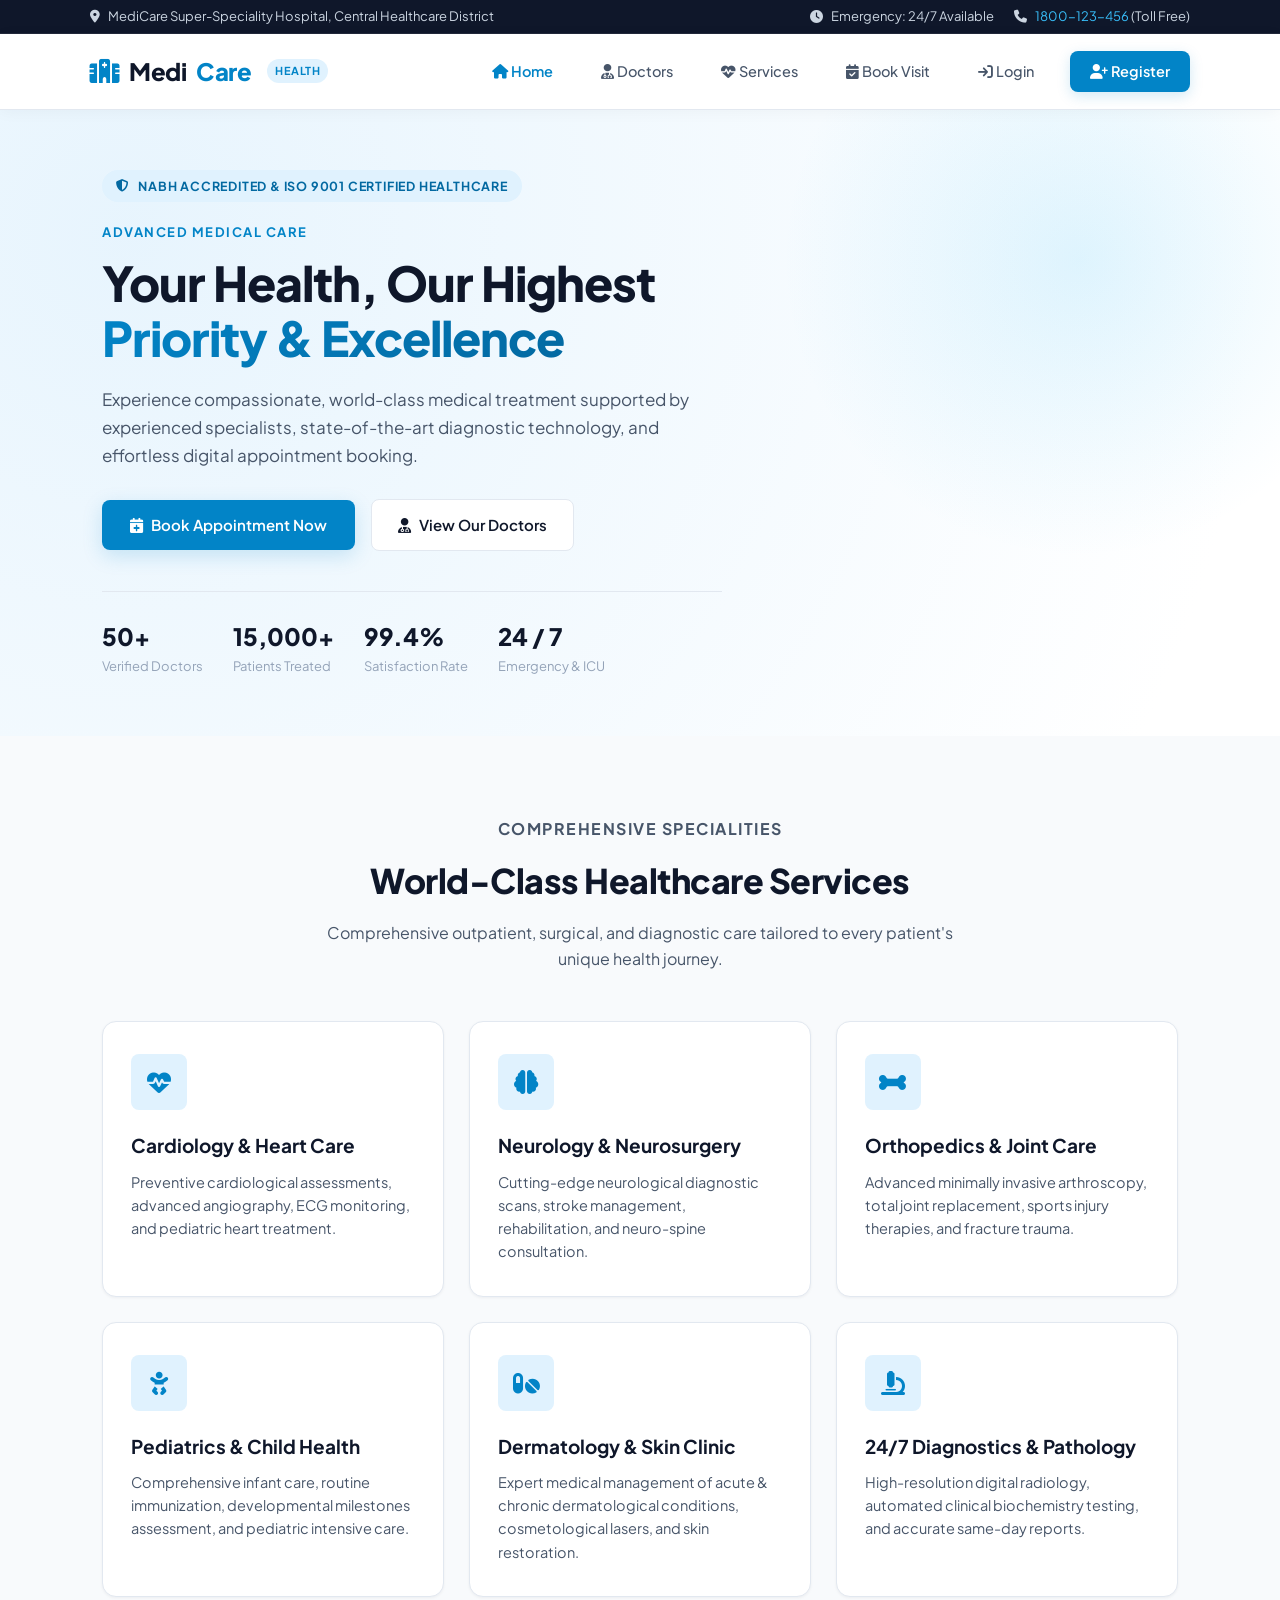
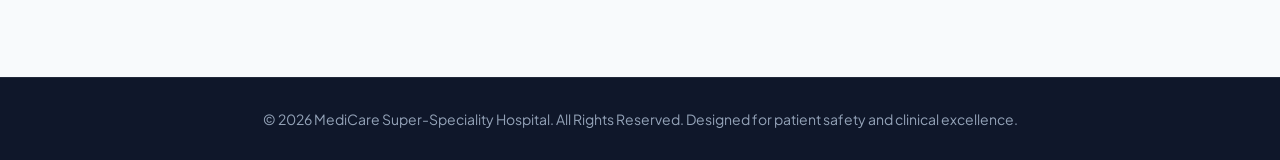
<file: frontend/index.html>
<!DOCTYPE html>
<html lang="en">

<head>
    <meta charset="UTF-8">
    <meta name="viewport" content="width=device-width, initial-scale=1.0">
    <title>MediCare - Professional Hospital Management & Healthcare Portal</title>
    <link rel="stylesheet" href="css/style.css">
    <link rel="stylesheet" href="https://cdnjs.cloudflare.com/ajax/libs/font-awesome/6.4.0/css/all.min.css">
</head>

<body>

    <!-- Top Emergency Bar -->
    <div class="top-bar">
        <div>
            <i class="fa-solid fa-location-dot" style="margin-right: 6px;"></i> MediCare Super-Speciality Hospital, Central Healthcare District
        </div>
        <div style="display: flex; gap: 20px;">
            <span><i class="fa-solid fa-clock" style="margin-right: 6px;"></i> Emergency: 24/7 Available</span>
            <span><i class="fa-solid fa-phone" style="margin-right: 6px;"></i> <a href="tel:1800123456">1800-123-456</a> (Toll Free)</span>
        </div>
    </div>

    <!-- Navigation Bar -->
    <nav class="navbar">
        <a href="index.html" class="logo">
            <i class="fa-solid fa-hospital" style="color: var(--primary);"></i>
            Medi<span>Care</span>
            <span class="logo-badge">HEALTH</span>
        </a>

        <div class="nav-links">
            <a href="index.html" class="active"><i class="fa-solid fa-house"></i> Home</a>
            <a href="doctors.html"><i class="fa-solid fa-user-doctor"></i> Doctors</a>
            <a href="#services"><i class="fa-solid fa-heart-pulse"></i> Services</a>
            <a href="appointment.html"><i class="fa-solid fa-calendar-check"></i> Book Visit</a>
            <a href="login.html"><i class="fa-solid fa-arrow-right-to-bracket"></i> Login</a>
            <a href="register.html" class="register-btn"><i class="fa-solid fa-user-plus"></i> Register</a>
        </div>
    </nav>

    <!-- Hero Section -->
    <section class="hero">
        <div class="hero-content">
            <div class="hero-pill">
                <i class="fa-solid fa-shield-halved"></i> NABH Accredited & ISO 9001 Certified Healthcare
            </div>

            <p class="welcome-text">ADVANCED MEDICAL CARE</p>

            <h1>Your Health, Our Highest <span>Priority & Excellence</span></h1>

            <p>
                Experience compassionate, world-class medical treatment supported by experienced specialists, state-of-the-art diagnostic technology, and effortless digital appointment booking.
            </p>

            <div class="hero-buttons">
                <a href="appointment.html" class="primary-btn">
                    <i class="fa-solid fa-calendar-plus"></i> Book Appointment Now
                </a>
                <a href="doctors.html" class="secondary-btn">
                    <i class="fa-solid fa-user-doctor"></i> View Our Doctors
                </a>
            </div>

            <div class="hero-stats-banner">
                <div class="stat-item">
                    <h3>50+</h3>
                    <p>Verified Doctors</p>
                </div>
                <div class="stat-item">
                    <h3>15,000+</h3>
                    <p>Patients Treated</p>
                </div>
                <div class="stat-item">
                    <h3>99.4%</h3>
                    <p>Satisfaction Rate</p>
                </div>
                <div class="stat-item">
                    <h3>24 / 7</h3>
                    <p>Emergency & ICU</p>
                </div>
            </div>
        </div>
    </section>

    <!-- Services Section -->
    <section class="services-section" id="services">
        <div class="section-title">
            <p class="welcome-text">COMPREHENSIVE SPECIALITIES</p>
            <h2>World-Class Healthcare Services</h2>
            <p>Comprehensive outpatient, surgical, and diagnostic care tailored to every patient's unique health journey.</p>
        </div>

        <div class="services-grid">
            <div class="service-card">
                <div class="service-icon"><i class="fa-solid fa-heart-pulse"></i></div>
                <h3>Cardiology & Heart Care</h3>
                <p>Preventive cardiological assessments, advanced angiography, ECG monitoring, and pediatric heart treatment.</p>
            </div>

            <div class="service-card">
                <div class="service-icon"><i class="fa-solid fa-brain"></i></div>
                <h3>Neurology & Neurosurgery</h3>
                <p>Cutting-edge neurological diagnostic scans, stroke management, rehabilitation, and neuro-spine consultation.</p>
            </div>

            <div class="service-card">
                <div class="service-icon"><i class="fa-solid fa-bone"></i></div>
                <h3>Orthopedics & Joint Care</h3>
                <p>Advanced minimally invasive arthroscopy, total joint replacement, sports injury therapies, and fracture trauma.</p>
            </div>

            <div class="service-card">
                <div class="service-icon"><i class="fa-solid fa-baby"></i></div>
                <h3>Pediatrics & Child Health</h3>
                <p>Comprehensive infant care, routine immunization, developmental milestones assessment, and pediatric intensive care.</p>
            </div>

            <div class="service-card">
                <div class="service-icon"><i class="fa-solid fa-pills"></i></div>
                <h3>Dermatology & Skin Clinic</h3>
                <p>Expert medical management of acute & chronic dermatological conditions, cosmetological lasers, and skin restoration.</p>
            </div>

            <div class="service-card">
                <div class="service-icon"><i class="fa-solid fa-microscope"></i></div>
                <h3>24/7 Diagnostics & Pathology</h3>
                <p>High-resolution digital radiology, automated clinical biochemistry testing, and accurate same-day reports.</p>
            </div>
        </div>
    </section>

    <!-- Footer -->
    <footer>
        <p>© 2026 MediCare Super-Speciality Hospital. All Rights Reserved. Designed for patient safety and clinical excellence.</p>
    </footer>

    <script src="js/script.js"></script>
</body>

</html>
</file>
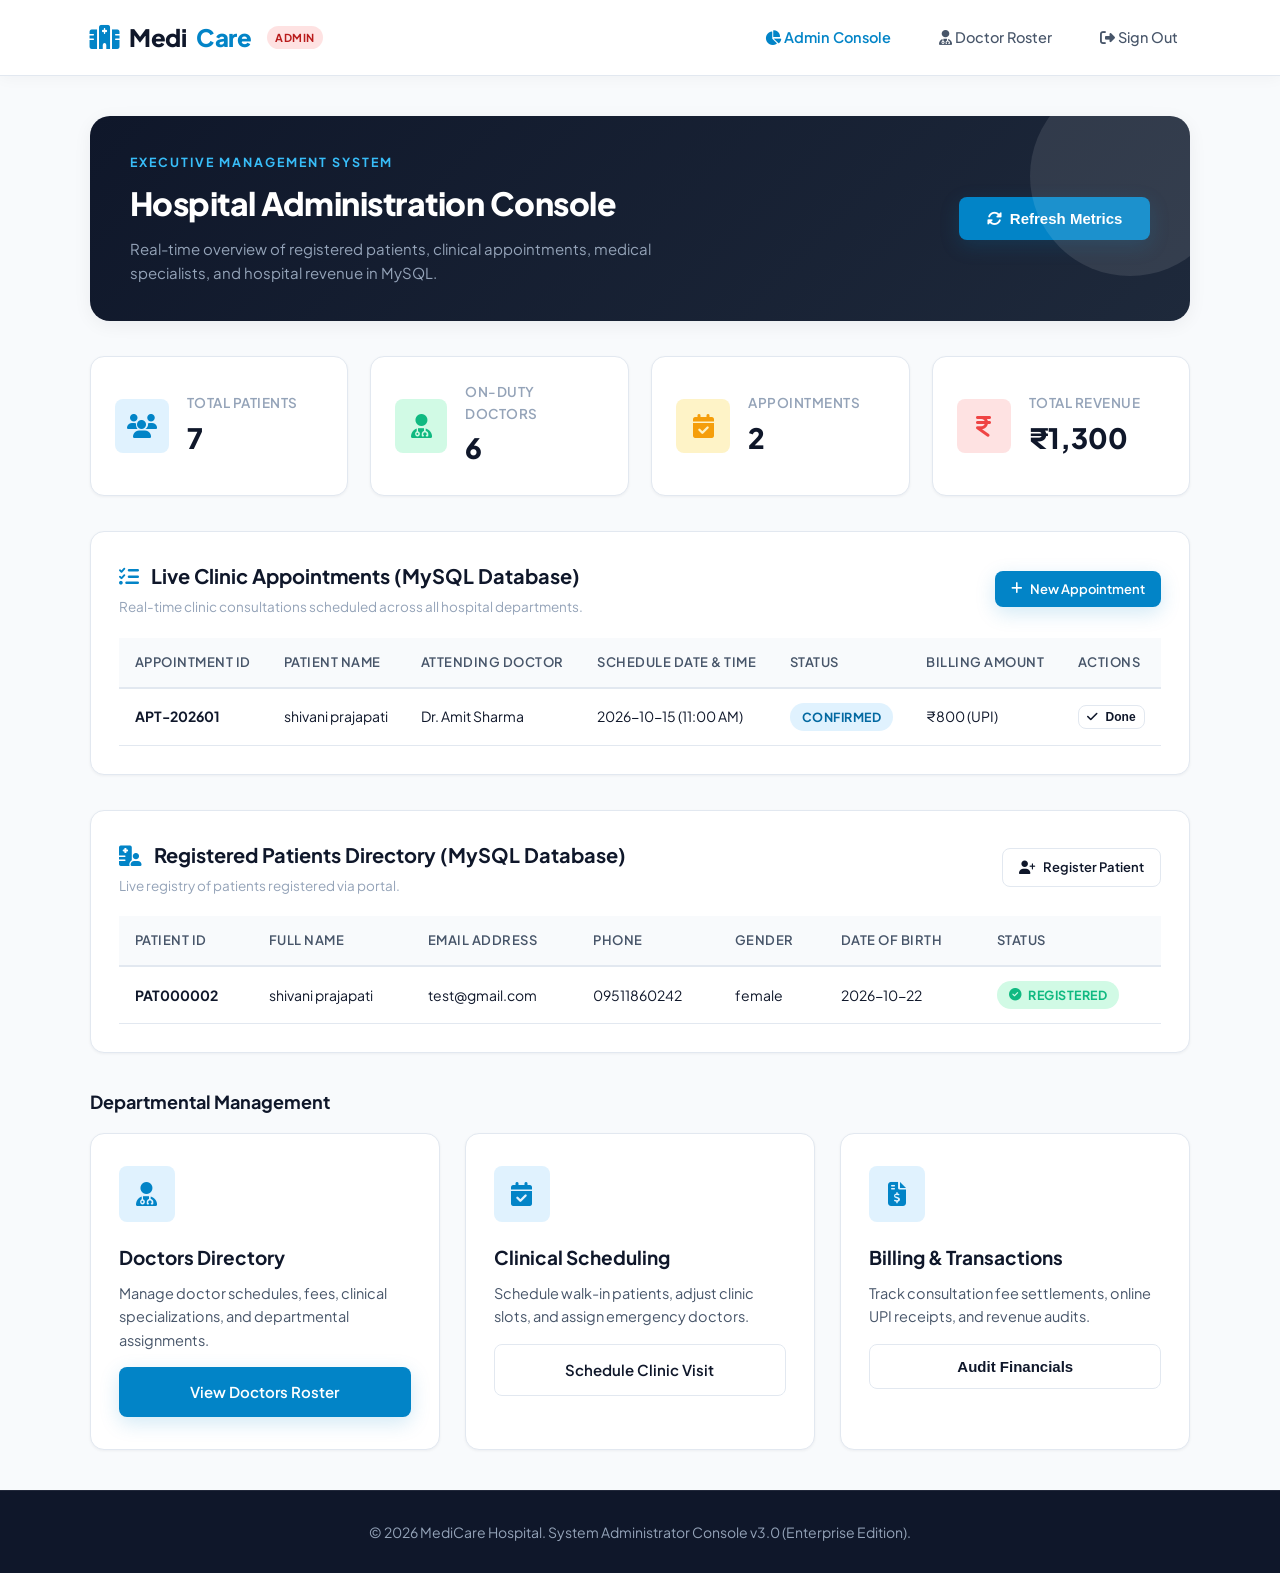
<file: frontend/admin-dashboard.html>
<!DOCTYPE html>
<html lang="en">

<head>
    <meta charset="UTF-8">
    <meta name="viewport" content="width=device-width, initial-scale=1.0">
    <title>Administrator Console - MediCare Hospital Management</title>
    <link rel="stylesheet" href="css/style.css">
    <link rel="stylesheet" href="https://cdnjs.cloudflare.com/ajax/libs/font-awesome/6.4.0/css/all.min.css">
</head>

<body>

    <nav class="navbar">
        <a href="index.html" class="logo">
            <i class="fa-solid fa-hospital" style="color: var(--primary);"></i>
            Medi<span>Care</span>
            <span class="logo-badge" style="background:#fee2e2; color:#b91c1c;">ADMIN</span>
        </a>

        <div class="nav-links">
            <a href="admin-dashboard.html" class="active"><i class="fa-solid fa-chart-pie"></i> Admin Console</a>
            <a href="doctors.html"><i class="fa-solid fa-user-doctor"></i> Doctor Roster</a>
            <a href="login.html"><i class="fa-solid fa-right-from-bracket"></i> Sign Out</a>
        </div>
    </nav>

    <section class="dashboard">
        <div class="dashboard-header" style="background: linear-gradient(135deg, #0f172a 0%, #1e293b 100%);">
            <div>
                <p class="welcome-text" style="color: #38bdf8;">EXECUTIVE MANAGEMENT SYSTEM</p>
                <h1>Hospital Administration Console</h1>
                <p style="color: #94a3b8;">Real-time overview of registered patients, clinical appointments, medical specialists, and hospital revenue in MySQL.</p>
            </div>
            <div>
                <button class="primary-btn" onclick="location.reload()" style="background:#0284c7;">
                    <i class="fa-solid fa-rotate"></i> Refresh Metrics
                </button>
            </div>
        </div>

        <!-- Live Metrics Cards -->
        <div class="dashboard-container">
            <div class="stat-card">
                <div class="stat-icon blue"><i class="fa-solid fa-users"></i></div>
                <div class="stat-info">
                    <p>Total Patients</p>
                    <h2>7</h2>
                </div>
            </div>

            <div class="stat-card">
                <div class="stat-icon green"><i class="fa-solid fa-user-doctor"></i></div>
                <div class="stat-info">
                    <p>On-Duty Doctors</p>
                    <h2>6</h2>
                </div>
            </div>

            <div class="stat-card">
                <div class="stat-icon orange"><i class="fa-solid fa-calendar-check"></i></div>
                <div class="stat-info">
                    <p>Appointments</p>
                    <h2>2</h2>
                </div>
            </div>

            <div class="stat-card">
                <div class="stat-icon red"><i class="fa-solid fa-indian-rupee-sign"></i></div>
                <div class="stat-info">
                    <p>Total Revenue</p>
                    <h2>₹1,300</h2>
                </div>
            </div>
        </div>

        <!-- Live Appointments Management Table -->
        <div class="dashboard-table-container">
            <div class="table-header">
                <div>
                    <h2><i class="fa-solid fa-list-check" style="color:var(--primary); margin-right:8px;"></i> Live Clinic Appointments (MySQL Database)</h2>
                    <p style="color: var(--text-muted); font-size: 13.5px; margin-top: 4px;">Real-time clinic consultations scheduled across all hospital departments.</p>
                </div>
                <div>
                    <a href="appointment.html" class="primary-btn" style="font-size: 13px; padding: 8px 16px;">
                        <i class="fa-solid fa-plus"></i> New Appointment
                    </a>
                </div>
            </div>

            <div style="overflow-x: auto;">
                <table id="appointmentsTable">
                    <thead>
                        <tr>
                            <th>Appointment ID</th>
                            <th>Patient Name</th>
                            <th>Attending Doctor</th>
                            <th>Schedule Date & Time</th>
                            <th>Status</th>
                            <th>Billing Amount</th>
                            <th>Actions</th>
                        </tr>
                    </thead>
                    <tbody>
                        <tr>
                            <td><strong>APT-202601</strong></td>
                            <td>shivani prajapati</td>
                            <td>Dr. Amit Sharma</td>
                            <td>2026-10-15 (11:00 AM)</td>
                            <td><span class="status confirmed">Confirmed</span></td>
                            <td>₹800 (UPI)</td>
                            <td>
                                <button class="secondary-btn" style="padding:4px 8px; font-size:12px;">
                                    <i class="fa-solid fa-check"></i> Done
                                </button>
                            </td>
                        </tr>
                    </tbody>
                </table>
            </div>
        </div>

        <!-- Live Patients Table from MySQL -->
        <div class="dashboard-table-container">
            <div class="table-header">
                <div>
                    <h2><i class="fa-solid fa-hospital-user" style="color:var(--primary); margin-right:8px;"></i> Registered Patients Directory (MySQL Database)</h2>
                    <p style="color: var(--text-muted); font-size: 13.5px; margin-top: 4px;">Live registry of patients registered via portal.</p>
                </div>
                <div>
                    <a href="register.html" class="secondary-btn" style="font-size: 13px; padding: 8px 16px;">
                        <i class="fa-solid fa-user-plus"></i> Register Patient
                    </a>
                </div>
            </div>

            <div style="overflow-x: auto;">
                <table id="patientsTable">
                    <thead>
                        <tr>
                            <th>Patient ID</th>
                            <th>Full Name</th>
                            <th>Email Address</th>
                            <th>Phone</th>
                            <th>Gender</th>
                            <th>Date of Birth</th>
                            <th>Status</th>
                        </tr>
                    </thead>
                    <tbody>
                        <tr>
                            <td><strong>PAT000002</strong></td>
                            <td>shivani prajapati</td>
                            <td>test@gmail.com</td>
                            <td>09511860242</td>
                            <td>female</td>
                            <td>2026-10-22</td>
                            <td><span class="status completed"><i class="fa-solid fa-circle-check"></i> Registered</span></td>
                        </tr>
                    </tbody>
                </table>
            </div>
        </div>

        <!-- Operations Navigation -->
        <h3 style="font-size: 18px; font-weight: 700; color: var(--secondary); margin-bottom: 16px;">
            Departmental Management
        </h3>
        <div class="services-grid">
            <div class="service-card">
                <div class="service-icon"><i class="fa-solid fa-user-doctor"></i></div>
                <h3>Doctors Directory</h3>
                <p>Manage doctor schedules, fees, clinical specializations, and departmental assignments.</p>
                <a href="doctors.html" class="primary-btn" style="margin-top: 15px; width: 100%; justify-content: center;">
                    View Doctors Roster
                </a>
            </div>

            <div class="service-card">
                <div class="service-icon"><i class="fa-solid fa-calendar-check"></i></div>
                <h3>Clinical Scheduling</h3>
                <p>Schedule walk-in patients, adjust clinic slots, and assign emergency doctors.</p>
                <a href="appointment.html" class="secondary-btn" style="margin-top: 15px; width: 100%; justify-content: center;">
                    Schedule Clinic Visit
                </a>
            </div>

            <div class="service-card">
                <div class="service-icon"><i class="fa-solid fa-file-invoice-dollar"></i></div>
                <h3>Billing & Transactions</h3>
                <p>Track consultation fee settlements, online UPI receipts, and revenue audits.</p>
                <button class="secondary-btn" style="margin-top: 15px; width: 100%; justify-content: center;" onclick="showToast('Financial transactions verified in MySQL', 'success')">
                    Audit Financials
                </button>
            </div>
        </div>
    </section>

    <footer>
        <p>© 2026 MediCare Hospital. System Administrator Console v3.0 (Enterprise Edition).</p>
    </footer>

    <script src="js/script.js"></script>
</body>

</html>
</file>
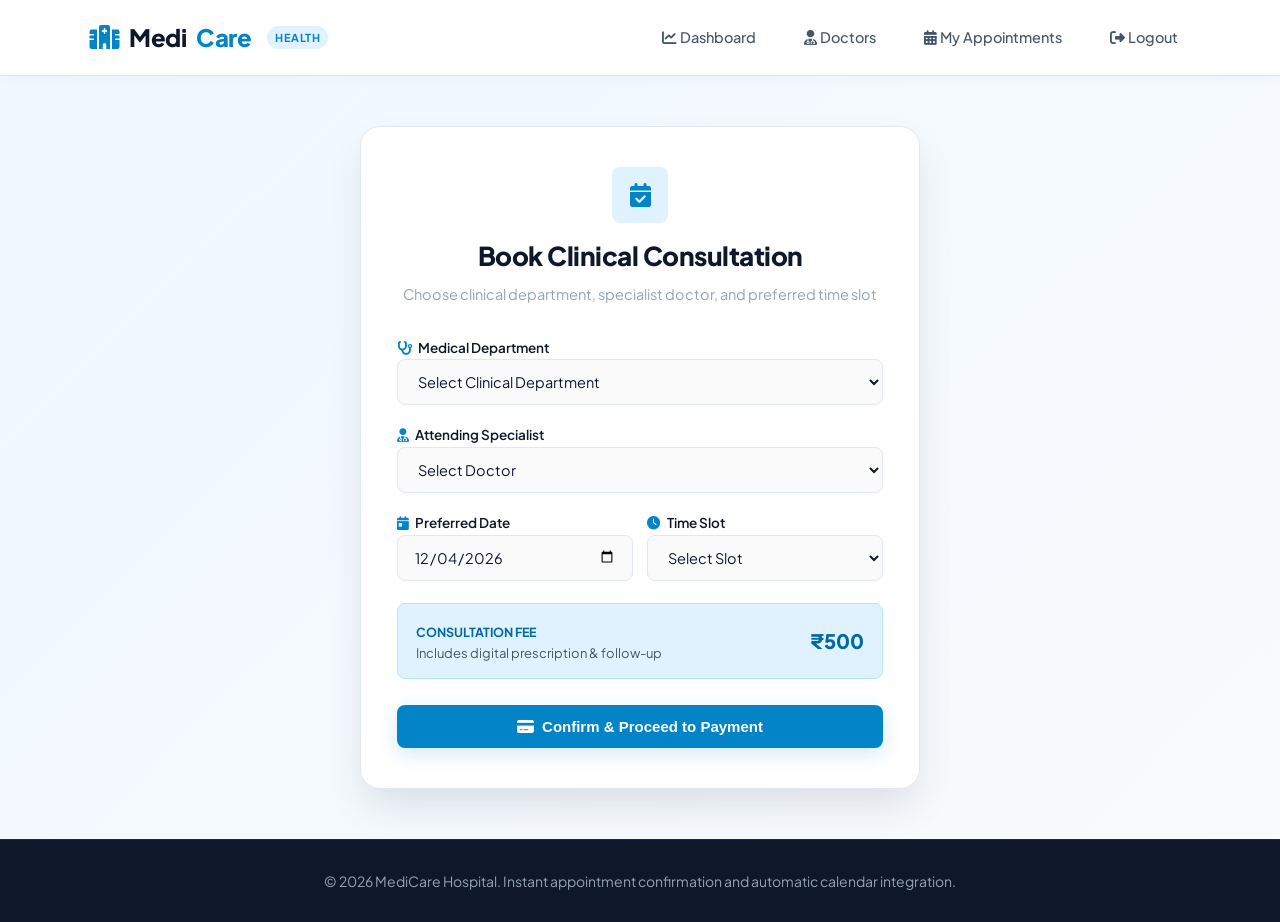
<file: frontend/appointment.html>
<!DOCTYPE html>
<html lang="en">

<head>
    <meta charset="UTF-8">
    <meta name="viewport" content="width=device-width, initial-scale=1.0">
    <title>Book Doctor Consultation - MediCare Hospital</title>
    <link rel="stylesheet" href="css/style.css">
    <link rel="stylesheet" href="https://cdnjs.cloudflare.com/ajax/libs/font-awesome/6.4.0/css/all.min.css">
</head>

<body>

    <nav class="navbar">
        <a href="index.html" class="logo">
            <i class="fa-solid fa-hospital" style="color: var(--primary);"></i>
            Medi<span>Care</span>
            <span class="logo-badge">HEALTH</span>
        </a>

        <div class="nav-links">
            <a href="patient-dashboard.html"><i class="fa-solid fa-chart-line"></i> Dashboard</a>
            <a href="doctors.html"><i class="fa-solid fa-user-doctor"></i> Doctors</a>
            <a href="my-appointments.html"><i class="fa-solid fa-calendar-days"></i> My Appointments</a>
            <a href="login.html"><i class="fa-solid fa-right-from-bracket"></i> Logout</a>
        </div>
    </nav>

    <section class="login-section">
        <div class="login-card" style="max-width: 560px;">
            <div style="text-align: center; margin-bottom: 12px;">
                <div class="service-icon" style="margin: 0 auto 12px auto;">
                    <i class="fa-solid fa-calendar-check"></i>
                </div>
            </div>

            <h1>Book Clinical Consultation</h1>
            <p class="login-subtitle">Choose clinical department, specialist doctor, and preferred time slot</p>

            <form id="appointmentForm">
                <div>
                    <label for="department"><i class="fa-solid fa-stethoscope" style="color:var(--primary); margin-right:4px;"></i> Medical Department</label>
                    <select id="department" required>
                        <option value="">Select Clinical Department</option>
                        <option value="cardiology">Cardiology (Heart Health)</option>
                        <option value="general">General Medicine & Internal Care</option>
                        <option value="orthopedic">Orthopedics & Joint Care</option>
                        <option value="dermatology">Dermatology & Skin Clinic</option>
                        <option value="neurology">Neurology & Brain Sciences</option>
                        <option value="pediatrics">Pediatrics & Child Health</option>
                    </select>
                </div>

                <div>
                    <label for="doctor"><i class="fa-solid fa-user-doctor" style="color:var(--primary); margin-right:4px;"></i> Attending Specialist</label>
                    <select id="doctor" required>
                        <option value="">Select Doctor</option>
                        <option value="Dr. Amit Sharma" data-fee="800" data-dept="Cardiology">Dr. Amit Sharma - Cardiologist (Fee: ₹800)</option>
                        <option value="Dr. Priya Mehta" data-fee="500" data-dept="General Medicine">Dr. Priya Mehta - General Physician (Fee: ₹500)</option>
                        <option value="Dr. Rahul Patil" data-fee="750" data-dept="Orthopedics">Dr. Rahul Patil - Orthopedic Surgeon (Fee: ₹750)</option>
                        <option value="Dr. Neha Shah" data-fee="600" data-dept="Dermatology">Dr. Neha Shah - Dermatologist (Fee: ₹600)</option>
                        <option value="Dr. Rajesh Verma" data-fee="900" data-dept="Neurology">Dr. Rajesh Verma - Neurologist (Fee: ₹900)</option>
                        <option value="Dr. Ananya Iyer" data-fee="550" data-dept="Pediatrics">Dr. Ananya Iyer - Pediatrician (Fee: ₹550)</option>
                    </select>
                </div>

                <div style="display: grid; grid-template-columns: 1fr 1fr; gap: 14px;">
                    <div>
                        <label for="appointmentDate"><i class="fa-solid fa-calendar-day" style="color:var(--primary); margin-right:4px;"></i> Preferred Date</label>
                        <input type="date" id="appointmentDate" required>
                    </div>

                    <div>
                        <label for="appointmentTime"><i class="fa-solid fa-clock" style="color:var(--primary); margin-right:4px;"></i> Time Slot</label>
                        <select id="appointmentTime" required>
                            <option value="">Select Slot</option>
                            <option value="09:30 AM">09:30 AM (Morning)</option>
                            <option value="10:30 AM">10:30 AM (Morning)</option>
                            <option value="11:30 AM">11:30 AM (Morning)</option>
                            <option value="02:30 PM">02:30 PM (Afternoon)</option>
                            <option value="04:30 PM">04:30 PM (Evening)</option>
                            <option value="06:00 PM">06:00 PM (Evening)</option>
                        </select>
                    </div>
                </div>

                <!-- Fee calculation summary banner -->
                <div style="background: var(--primary-light); padding: 14px 18px; border-radius: var(--radius-sm); border: 1px solid #bae6fd; display: flex; justify-content: space-between; align-items: center; margin-top: 6px;">
                    <div>
                        <span style="font-size: 12.5px; font-weight: 700; color: var(--primary-dark); text-transform: uppercase;">Consultation Fee</span>
                        <div style="font-size: 13px; color: var(--text-secondary);">Includes digital prescription & follow-up</div>
                    </div>
                    <div id="displayFee" style="font-size: 20px; font-weight: 800; color: var(--primary-dark);">
                        ₹500
                    </div>
                </div>

                <button type="submit" class="primary-btn" style="width: 100%; justify-content: center; margin-top: 10px;">
                    <i class="fa-solid fa-credit-card"></i> Confirm & Proceed to Payment
                </button>
            </form>
        </div>
    </section>

    <footer>
        <p>© 2026 MediCare Hospital. Instant appointment confirmation and automatic calendar integration.</p>
    </footer>

    <script src="js/script.js"></script>
    <script>
        // Set minimum date to today
        const dateInput = document.getElementById("appointmentDate");
        if (dateInput) {
            const today = new Date().toISOString().split("T")[0];
            dateInput.min = today;
            dateInput.value = today;
        }

        // Dynamically update fee display on doctor change
        const doctorSelect = document.getElementById("doctor");
        const displayFee = document.getElementById("displayFee");
        if (doctorSelect && displayFee) {
            doctorSelect.addEventListener("change", function () {
                const opt = doctorSelect.options[doctorSelect.selectedIndex];
                if (opt && opt.dataset.fee) {
                    displayFee.textContent = "₹" + opt.dataset.fee;
                }
            });
        }
    </script>
</body>

</html>
</file>
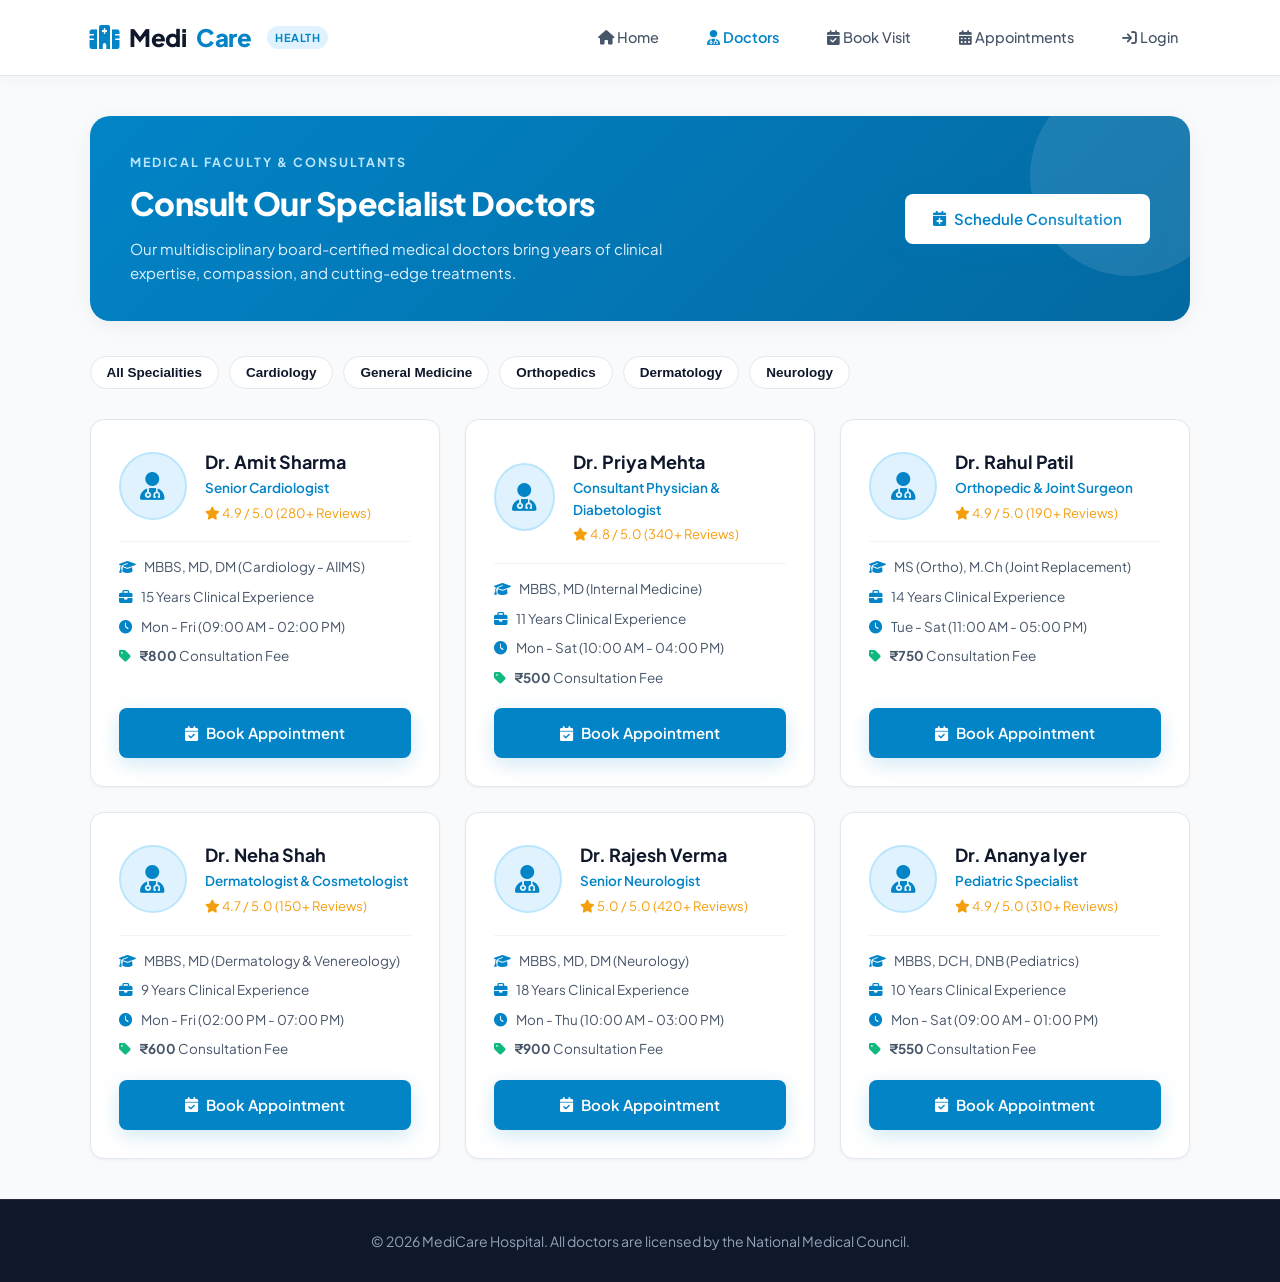
<file: frontend/doctors.html>
<!DOCTYPE html>
<html lang="en">

<head>
    <meta charset="UTF-8">
    <meta name="viewport" content="width=device-width, initial-scale=1.0">
    <title>Specialist Doctors Directory - MediCare Hospital</title>
    <link rel="stylesheet" href="css/style.css">
    <link rel="stylesheet" href="https://cdnjs.cloudflare.com/ajax/libs/font-awesome/6.4.0/css/all.min.css">
</head>

<body>

    <nav class="navbar">
        <a href="index.html" class="logo">
            <i class="fa-solid fa-hospital" style="color: var(--primary);"></i>
            Medi<span>Care</span>
            <span class="logo-badge">HEALTH</span>
        </a>

        <div class="nav-links">
            <a href="index.html"><i class="fa-solid fa-house"></i> Home</a>
            <a href="doctors.html" class="active"><i class="fa-solid fa-user-doctor"></i> Doctors</a>
            <a href="appointment.html"><i class="fa-solid fa-calendar-check"></i> Book Visit</a>
            <a href="my-appointments.html"><i class="fa-solid fa-calendar-days"></i> Appointments</a>
            <a href="login.html"><i class="fa-solid fa-arrow-right-to-bracket"></i> Login</a>
        </div>
    </nav>

    <section class="dashboard">
        <div class="dashboard-header">
            <div>
                <p class="welcome-text">MEDICAL FACULTY & CONSULTANTS</p>
                <h1>Consult Our Specialist Doctors</h1>
                <p>Our multidisciplinary board-certified medical doctors bring years of clinical expertise, compassion, and cutting-edge treatments.</p>
            </div>
            <div>
                <a href="appointment.html" class="primary-btn" style="background: white; color: var(--primary) !important;">
                    <i class="fa-solid fa-calendar-plus"></i> Schedule Consultation
                </a>
            </div>
        </div>

        <!-- Filter Tags -->
        <div style="display: flex; gap: 10px; flex-wrap: wrap; margin-bottom: 25px;">
            <button class="secondary-btn active" style="padding: 8px 16px; font-size: 13.5px; border-radius: 20px;">All Specialities</button>
            <button class="secondary-btn" style="padding: 8px 16px; font-size: 13.5px; border-radius: 20px;">Cardiology</button>
            <button class="secondary-btn" style="padding: 8px 16px; font-size: 13.5px; border-radius: 20px;">General Medicine</button>
            <button class="secondary-btn" style="padding: 8px 16px; font-size: 13.5px; border-radius: 20px;">Orthopedics</button>
            <button class="secondary-btn" style="padding: 8px 16px; font-size: 13.5px; border-radius: 20px;">Dermatology</button>
            <button class="secondary-btn" style="padding: 8px 16px; font-size: 13.5px; border-radius: 20px;">Neurology</button>
        </div>

        <!-- Doctors Grid -->
        <div class="doctors-grid">
            <!-- Doctor 1 -->
            <div class="doctor-card">
                <div>
                    <div class="doctor-header">
                        <div class="doctor-avatar"><i class="fa-solid fa-user-doctor"></i></div>
                        <div class="doctor-meta">
                            <h3>Dr. Amit Sharma</h3>
                            <p>Senior Cardiologist</p>
                            <div style="color:#f59e0b; font-size:13px; margin-top:4px;">
                                <i class="fa-solid fa-star"></i> 4.9 / 5.0 (280+ Reviews)
                            </div>
                        </div>
                    </div>
                    <div class="doctor-details">
                        <p><i class="fa-solid fa-graduation-cap" style="color:var(--primary); margin-right:6px;"></i> MBBS, MD, DM (Cardiology - AIIMS)</p>
                        <p><i class="fa-solid fa-briefcase" style="color:var(--primary); margin-right:6px;"></i> 15 Years Clinical Experience</p>
                        <p><i class="fa-solid fa-clock" style="color:var(--primary); margin-right:6px;"></i> Mon - Fri (09:00 AM - 02:00 PM)</p>
                        <p><i class="fa-solid fa-tag" style="color:var(--accent); margin-right:6px;"></i> <strong>₹800</strong> Consultation Fee</p>
                    </div>
                </div>
                <a href="appointment.html" class="primary-btn" style="width: 100%; justify-content: center;">
                    <i class="fa-solid fa-calendar-check"></i> Book Appointment
                </a>
            </div>

            <!-- Doctor 2 -->
            <div class="doctor-card">
                <div>
                    <div class="doctor-header">
                        <div class="doctor-avatar"><i class="fa-solid fa-user-doctor"></i></div>
                        <div class="doctor-meta">
                            <h3>Dr. Priya Mehta</h3>
                            <p>Consultant Physician & Diabetologist</p>
                            <div style="color:#f59e0b; font-size:13px; margin-top:4px;">
                                <i class="fa-solid fa-star"></i> 4.8 / 5.0 (340+ Reviews)
                            </div>
                        </div>
                    </div>
                    <div class="doctor-details">
                        <p><i class="fa-solid fa-graduation-cap" style="color:var(--primary); margin-right:6px;"></i> MBBS, MD (Internal Medicine)</p>
                        <p><i class="fa-solid fa-briefcase" style="color:var(--primary); margin-right:6px;"></i> 11 Years Clinical Experience</p>
                        <p><i class="fa-solid fa-clock" style="color:var(--primary); margin-right:6px;"></i> Mon - Sat (10:00 AM - 04:00 PM)</p>
                        <p><i class="fa-solid fa-tag" style="color:var(--accent); margin-right:6px;"></i> <strong>₹500</strong> Consultation Fee</p>
                    </div>
                </div>
                <a href="appointment.html" class="primary-btn" style="width: 100%; justify-content: center;">
                    <i class="fa-solid fa-calendar-check"></i> Book Appointment
                </a>
            </div>

            <!-- Doctor 3 -->
            <div class="doctor-card">
                <div>
                    <div class="doctor-header">
                        <div class="doctor-avatar"><i class="fa-solid fa-user-doctor"></i></div>
                        <div class="doctor-meta">
                            <h3>Dr. Rahul Patil</h3>
                            <p>Orthopedic & Joint Surgeon</p>
                            <div style="color:#f59e0b; font-size:13px; margin-top:4px;">
                                <i class="fa-solid fa-star"></i> 4.9 / 5.0 (190+ Reviews)
                            </div>
                        </div>
                    </div>
                    <div class="doctor-details">
                        <p><i class="fa-solid fa-graduation-cap" style="color:var(--primary); margin-right:6px;"></i> MS (Ortho), M.Ch (Joint Replacement)</p>
                        <p><i class="fa-solid fa-briefcase" style="color:var(--primary); margin-right:6px;"></i> 14 Years Clinical Experience</p>
                        <p><i class="fa-solid fa-clock" style="color:var(--primary); margin-right:6px;"></i> Tue - Sat (11:00 AM - 05:00 PM)</p>
                        <p><i class="fa-solid fa-tag" style="color:var(--accent); margin-right:6px;"></i> <strong>₹750</strong> Consultation Fee</p>
                    </div>
                </div>
                <a href="appointment.html" class="primary-btn" style="width: 100%; justify-content: center;">
                    <i class="fa-solid fa-calendar-check"></i> Book Appointment
                </a>
            </div>

            <!-- Doctor 4 -->
            <div class="doctor-card">
                <div>
                    <div class="doctor-header">
                        <div class="doctor-avatar"><i class="fa-solid fa-user-doctor"></i></div>
                        <div class="doctor-meta">
                            <h3>Dr. Neha Shah</h3>
                            <p>Dermatologist & Cosmetologist</p>
                            <div style="color:#f59e0b; font-size:13px; margin-top:4px;">
                                <i class="fa-solid fa-star"></i> 4.7 / 5.0 (150+ Reviews)
                            </div>
                        </div>
                    </div>
                    <div class="doctor-details">
                        <p><i class="fa-solid fa-graduation-cap" style="color:var(--primary); margin-right:6px;"></i> MBBS, MD (Dermatology & Venereology)</p>
                        <p><i class="fa-solid fa-briefcase" style="color:var(--primary); margin-right:6px;"></i> 9 Years Clinical Experience</p>
                        <p><i class="fa-solid fa-clock" style="color:var(--primary); margin-right:6px;"></i> Mon - Fri (02:00 PM - 07:00 PM)</p>
                        <p><i class="fa-solid fa-tag" style="color:var(--accent); margin-right:6px;"></i> <strong>₹600</strong> Consultation Fee</p>
                    </div>
                </div>
                <a href="appointment.html" class="primary-btn" style="width: 100%; justify-content: center;">
                    <i class="fa-solid fa-calendar-check"></i> Book Appointment
                </a>
            </div>

            <!-- Doctor 5 -->
            <div class="doctor-card">
                <div>
                    <div class="doctor-header">
                        <div class="doctor-avatar"><i class="fa-solid fa-user-doctor"></i></div>
                        <div class="doctor-meta">
                            <h3>Dr. Rajesh Verma</h3>
                            <p>Senior Neurologist</p>
                            <div style="color:#f59e0b; font-size:13px; margin-top:4px;">
                                <i class="fa-solid fa-star"></i> 5.0 / 5.0 (420+ Reviews)
                            </div>
                        </div>
                    </div>
                    <div class="doctor-details">
                        <p><i class="fa-solid fa-graduation-cap" style="color:var(--primary); margin-right:6px;"></i> MBBS, MD, DM (Neurology)</p>
                        <p><i class="fa-solid fa-briefcase" style="color:var(--primary); margin-right:6px;"></i> 18 Years Clinical Experience</p>
                        <p><i class="fa-solid fa-clock" style="color:var(--primary); margin-right:6px;"></i> Mon - Thu (10:00 AM - 03:00 PM)</p>
                        <p><i class="fa-solid fa-tag" style="color:var(--accent); margin-right:6px;"></i> <strong>₹900</strong> Consultation Fee</p>
                    </div>
                </div>
                <a href="appointment.html" class="primary-btn" style="width: 100%; justify-content: center;">
                    <i class="fa-solid fa-calendar-check"></i> Book Appointment
                </a>
            </div>

            <!-- Doctor 6 -->
            <div class="doctor-card">
                <div>
                    <div class="doctor-header">
                        <div class="doctor-avatar"><i class="fa-solid fa-user-doctor"></i></div>
                        <div class="doctor-meta">
                            <h3>Dr. Ananya Iyer</h3>
                            <p>Pediatric Specialist</p>
                            <div style="color:#f59e0b; font-size:13px; margin-top:4px;">
                                <i class="fa-solid fa-star"></i> 4.9 / 5.0 (310+ Reviews)
                            </div>
                        </div>
                    </div>
                    <div class="doctor-details">
                        <p><i class="fa-solid fa-graduation-cap" style="color:var(--primary); margin-right:6px;"></i> MBBS, DCH, DNB (Pediatrics)</p>
                        <p><i class="fa-solid fa-briefcase" style="color:var(--primary); margin-right:6px;"></i> 10 Years Clinical Experience</p>
                        <p><i class="fa-solid fa-clock" style="color:var(--primary); margin-right:6px;"></i> Mon - Sat (09:00 AM - 01:00 PM)</p>
                        <p><i class="fa-solid fa-tag" style="color:var(--accent); margin-right:6px;"></i> <strong>₹550</strong> Consultation Fee</p>
                    </div>
                </div>
                <a href="appointment.html" class="primary-btn" style="width: 100%; justify-content: center;">
                    <i class="fa-solid fa-calendar-check"></i> Book Appointment
                </a>
            </div>
        </div>
    </section>

    <footer>
        <p>© 2026 MediCare Hospital. All doctors are licensed by the National Medical Council.</p>
    </footer>

    <script src="js/script.js"></script>
</body>

</html>
</file>
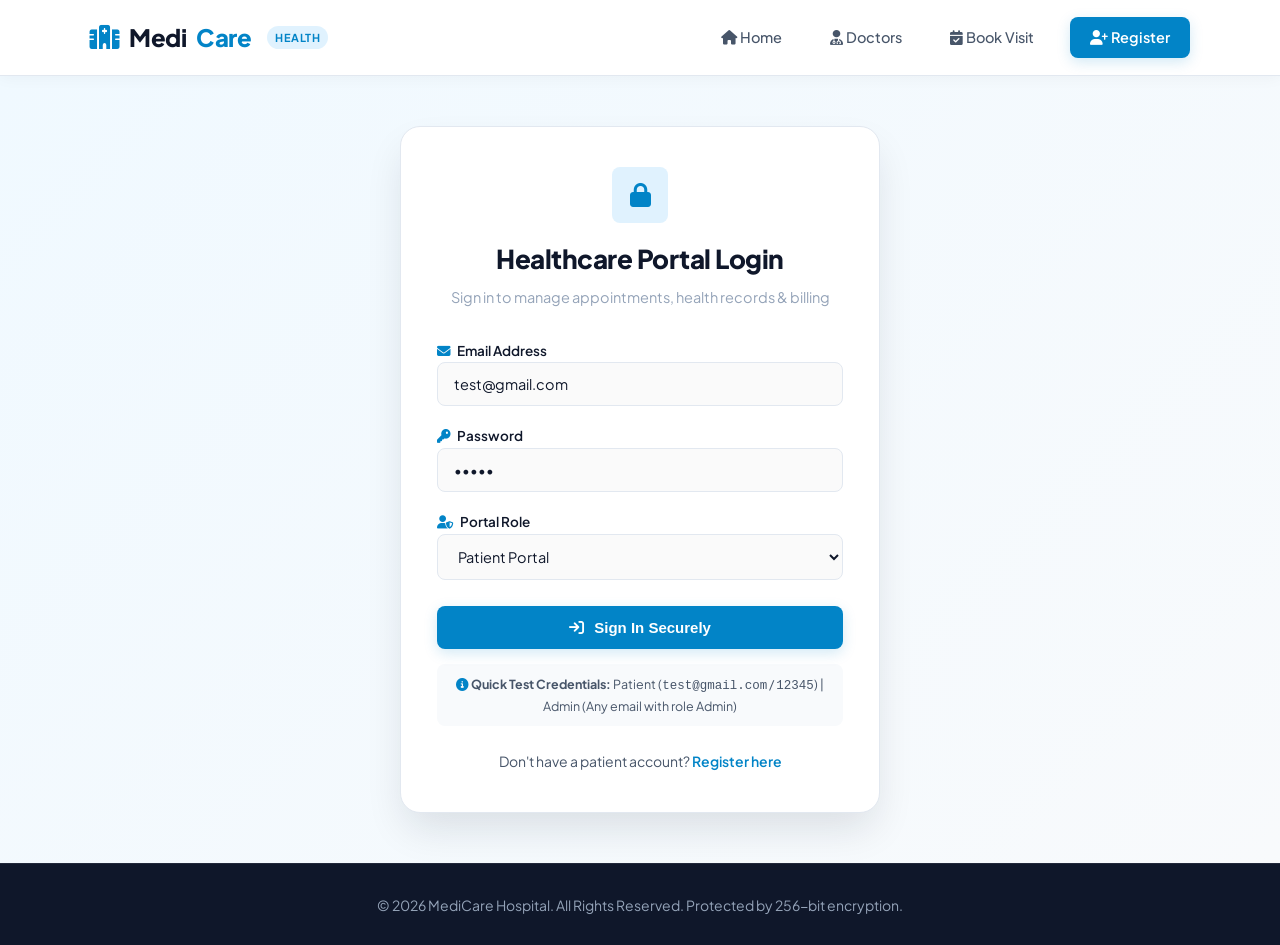
<file: frontend/login.html>
<!DOCTYPE html>
<html lang="en">

<head>
    <meta charset="UTF-8">
    <meta name="viewport" content="width=device-width, initial-scale=1.0">
    <title>Secure Portal Login - MediCare Hospital</title>
    <link rel="stylesheet" href="css/style.css">
    <link rel="stylesheet" href="https://cdnjs.cloudflare.com/ajax/libs/font-awesome/6.4.0/css/all.min.css">
</head>

<body>

    <nav class="navbar">
        <a href="index.html" class="logo">
            <i class="fa-solid fa-hospital" style="color: var(--primary);"></i>
            Medi<span>Care</span>
            <span class="logo-badge">HEALTH</span>
        </a>

        <div class="nav-links">
            <a href="index.html"><i class="fa-solid fa-house"></i> Home</a>
            <a href="doctors.html"><i class="fa-solid fa-user-doctor"></i> Doctors</a>
            <a href="appointment.html"><i class="fa-solid fa-calendar-check"></i> Book Visit</a>
            <a href="register.html" class="register-btn"><i class="fa-solid fa-user-plus"></i> Register</a>
        </div>
    </nav>

    <section class="login-section">
        <div class="login-card">
            <div style="text-align: center; margin-bottom: 15px;">
                <div class="service-icon" style="margin: 0 auto 12px auto;">
                    <i class="fa-solid fa-lock"></i>
                </div>
            </div>

            <h1>Healthcare Portal Login</h1>
            <p class="login-subtitle">Sign in to manage appointments, health records & billing</p>

            <form id="loginForm">
                <div>
                    <label for="email"><i class="fa-solid fa-envelope" style="color:var(--primary); margin-right:4px;"></i> Email Address</label>
                    <input type="email" id="email" placeholder="e.g. test@gmail.com" required value="test@gmail.com">
                </div>

                <div>
                    <label for="password"><i class="fa-solid fa-key" style="color:var(--primary); margin-right:4px;"></i> Password</label>
                    <input type="password" id="password" placeholder="Enter your account password" required value="12345">
                </div>

                <div>
                    <label for="role"><i class="fa-solid fa-user-shield" style="color:var(--primary); margin-right:4px;"></i> Portal Role</label>
                    <select id="role" required>
                        <option value="patient" selected>Patient Portal</option>
                        <option value="doctor">Doctor Portal</option>
                        <option value="admin">Hospital Administrator</option>
                    </select>
                </div>

                <button type="submit" class="login-btn">
                    <i class="fa-solid fa-arrow-right-to-bracket" style="margin-right: 6px;"></i> Sign In Securely
                </button>
            </form>

            <div style="margin-top: 15px; padding: 10px; background: #f8fafc; border-radius: 8px; font-size: 12.5px; color: var(--text-secondary); text-align: center;">
                <i class="fa-solid fa-circle-info" style="color: var(--primary);"></i> <strong>Quick Test Credentials:</strong> Patient (<code>test@gmail.com</code> / <code>12345</code>) | Admin (Any email with role Admin)
            </div>

            <p class="register-text">
                Don't have a patient account?
                <a href="register.html">Register here</a>
            </p>
        </div>
    </section>

    <footer>
        <p>© 2026 MediCare Hospital. All Rights Reserved. Protected by 256-bit encryption.</p>
    </footer>

    <script src="js/script.js"></script>
</body>

</html>
</file>
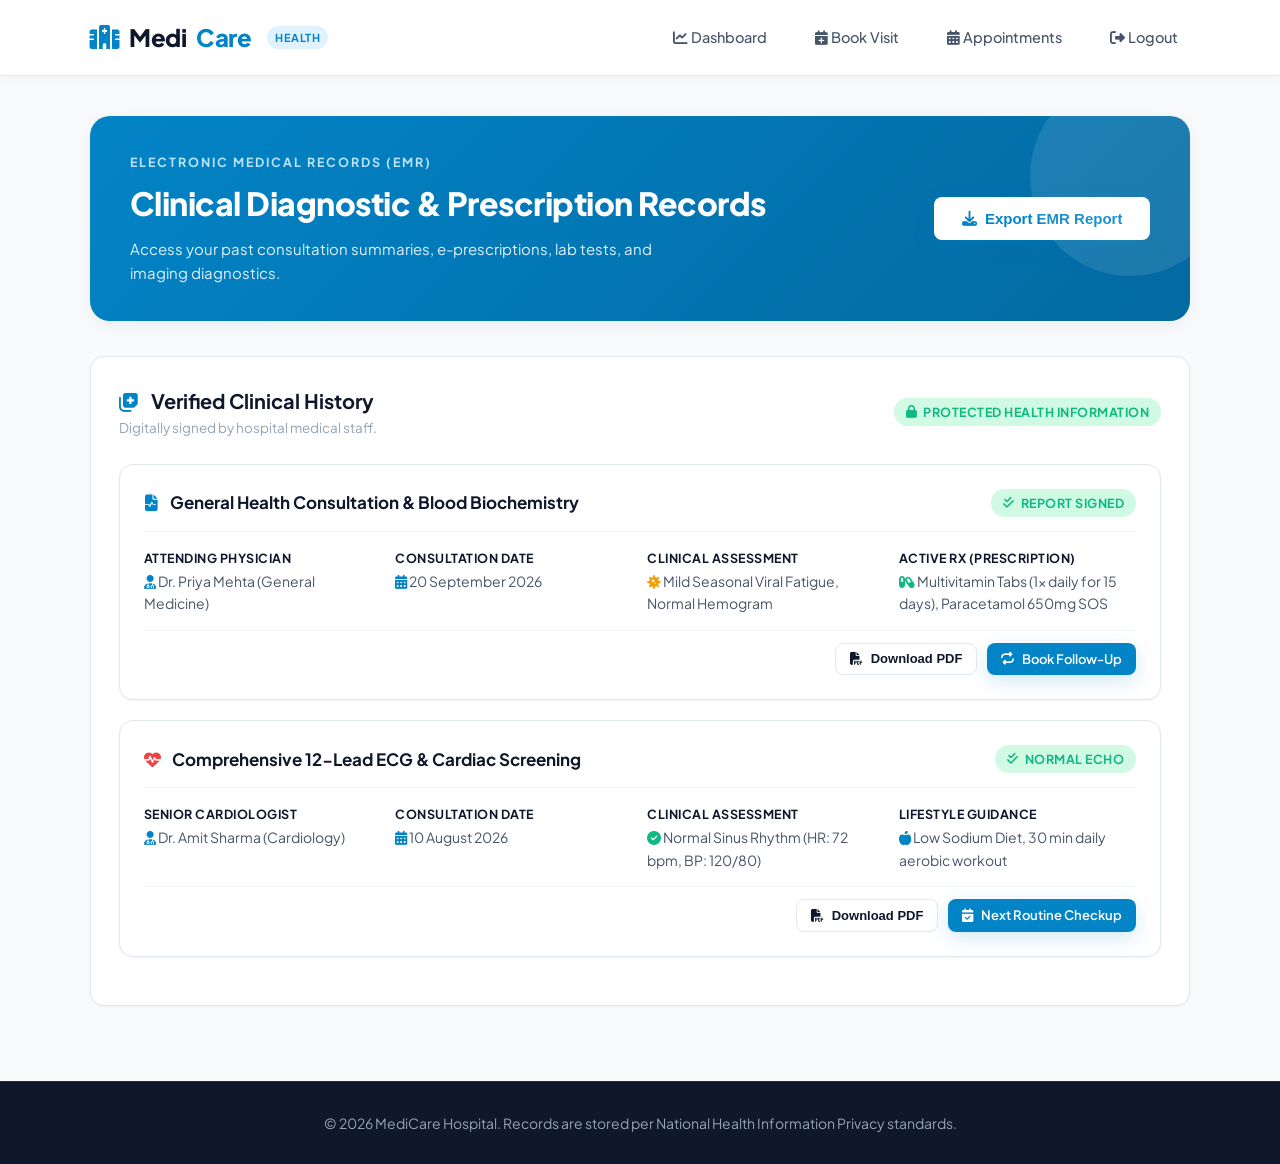
<file: frontend/medical-records.html>
<!DOCTYPE html>
<html lang="en">

<head>
    <meta charset="UTF-8">
    <meta name="viewport" content="width=device-width, initial-scale=1.0">
    <title>Electronic Medical Records & Prescriptions - MediCare</title>
    <link rel="stylesheet" href="css/style.css">
    <link rel="stylesheet" href="https://cdnjs.cloudflare.com/ajax/libs/font-awesome/6.4.0/css/all.min.css">
</head>

<body>

    <nav class="navbar">
        <a href="index.html" class="logo">
            <i class="fa-solid fa-hospital" style="color: var(--primary);"></i>
            Medi<span>Care</span>
            <span class="logo-badge">HEALTH</span>
        </a>

        <div class="nav-links">
            <a href="patient-dashboard.html"><i class="fa-solid fa-chart-line"></i> Dashboard</a>
            <a href="appointment.html"><i class="fa-solid fa-calendar-plus"></i> Book Visit</a>
            <a href="my-appointments.html"><i class="fa-solid fa-calendar-days"></i> Appointments</a>
            <a href="login.html"><i class="fa-solid fa-right-from-bracket"></i> Logout</a>
        </div>
    </nav>

    <section class="dashboard">
        <div class="dashboard-header">
            <div>
                <p class="welcome-text">ELECTRONIC MEDICAL RECORDS (EMR)</p>
                <h1>Clinical Diagnostic & Prescription Records</h1>
                <p>Access your past consultation summaries, e-prescriptions, lab tests, and imaging diagnostics.</p>
            </div>
            <div>
                <button class="primary-btn" onclick="window.print()" style="background: white; color: var(--primary) !important;">
                    <i class="fa-solid fa-download"></i> Export EMR Report
                </button>
            </div>
        </div>

        <div class="appointments-section">
            <div class="appointments-header" style="display:flex; justify-content:space-between; align-items:center; margin-bottom: 25px;">
                <div>
                    <h2 style="font-size: 20px; font-weight: 700; color: var(--secondary);">
                        <i class="fa-solid fa-notes-medical" style="color:var(--primary); margin-right:8px;"></i>
                        Verified Clinical History
                    </h2>
                    <p style="color:var(--text-muted); font-size:13.5px;">Digitally signed by hospital medical staff.</p>
                </div>
                <span class="status completed"><i class="fa-solid fa-lock"></i> Protected Health Information</span>
            </div>

            <!-- Record 1 -->
            <div class="appointment-box">
                <div class="appointment-top">
                    <h2><i class="fa-solid fa-file-waveform" style="color:var(--primary); margin-right:8px;"></i> General Health Consultation & Blood Biochemistry</h2>
                    <span class="status completed"><i class="fa-solid fa-check-double"></i> Report Signed</span>
                </div>
                <div class="appointment-details">
                    <div>
                        <strong>Attending Physician</strong>
                        <p><i class="fa-solid fa-user-doctor" style="color:var(--primary);"></i> Dr. Priya Mehta (General Medicine)</p>
                    </div>
                    <div>
                        <strong>Consultation Date</strong>
                        <p><i class="fa-solid fa-calendar-days" style="color:var(--primary);"></i> 20 September 2026</p>
                    </div>
                    <div>
                        <strong>Clinical Assessment</strong>
                        <p><i class="fa-solid fa-virus" style="color:var(--warning);"></i> Mild Seasonal Viral Fatigue, Normal Hemogram</p>
                    </div>
                    <div>
                        <strong>Active Rx (Prescription)</strong>
                        <p><i class="fa-solid fa-capsules" style="color:var(--accent);"></i> Multivitamin Tabs (1x daily for 15 days), Paracetamol 650mg SOS</p>
                    </div>
                </div>
                <div style="margin-top: 15px; border-top: 1px solid #f1f5f9; padding-top: 12px; display:flex; justify-content:flex-end; gap: 10px;">
                    <button class="secondary-btn" style="padding:6px 14px; font-size:13px;" onclick="showToast('Downloading Clinical Summary PDF...', 'info')">
                        <i class="fa-solid fa-file-pdf"></i> Download PDF
                    </button>
                    <a href="appointment.html" class="primary-btn" style="padding:6px 14px; font-size:13px;">
                        <i class="fa-solid fa-repeat"></i> Book Follow-Up
                    </a>
                </div>
            </div>

            <!-- Record 2 -->
            <div class="appointment-box">
                <div class="appointment-top">
                    <h2><i class="fa-solid fa-heart-pulse" style="color:var(--danger); margin-right:8px;"></i> Comprehensive 12-Lead ECG & Cardiac Screening</h2>
                    <span class="status completed"><i class="fa-solid fa-check-double"></i> Normal Echo</span>
                </div>
                <div class="appointment-details">
                    <div>
                        <strong>Senior Cardiologist</strong>
                        <p><i class="fa-solid fa-user-doctor" style="color:var(--primary);"></i> Dr. Amit Sharma (Cardiology)</p>
                    </div>
                    <div>
                        <strong>Consultation Date</strong>
                        <p><i class="fa-solid fa-calendar-days" style="color:var(--primary);"></i> 10 August 2026</p>
                    </div>
                    <div>
                        <strong>Clinical Assessment</strong>
                        <p><i class="fa-solid fa-circle-check" style="color:var(--accent);"></i> Normal Sinus Rhythm (HR: 72 bpm, BP: 120/80)</p>
                    </div>
                    <div>
                        <strong>Lifestyle Guidance</strong>
                        <p><i class="fa-solid fa-apple-whole" style="color:var(--primary);"></i> Low Sodium Diet, 30 min daily aerobic workout</p>
                    </div>
                </div>
                <div style="margin-top: 15px; border-top: 1px solid #f1f5f9; padding-top: 12px; display:flex; justify-content:flex-end; gap: 10px;">
                    <button class="secondary-btn" style="padding:6px 14px; font-size:13px;" onclick="showToast('Downloading Cardiac ECG Report...', 'info')">
                        <i class="fa-solid fa-file-pdf"></i> Download PDF
                    </button>
                    <a href="appointment.html" class="primary-btn" style="padding:6px 14px; font-size:13px;">
                        <i class="fa-solid fa-calendar-check"></i> Next Routine Checkup
                    </a>
                </div>
            </div>
        </div>
    </section>

    <footer>
        <p>© 2026 MediCare Hospital. Records are stored per National Health Information Privacy standards.</p>
    </footer>

    <script src="js/script.js"></script>
</body>

</html>
</file>
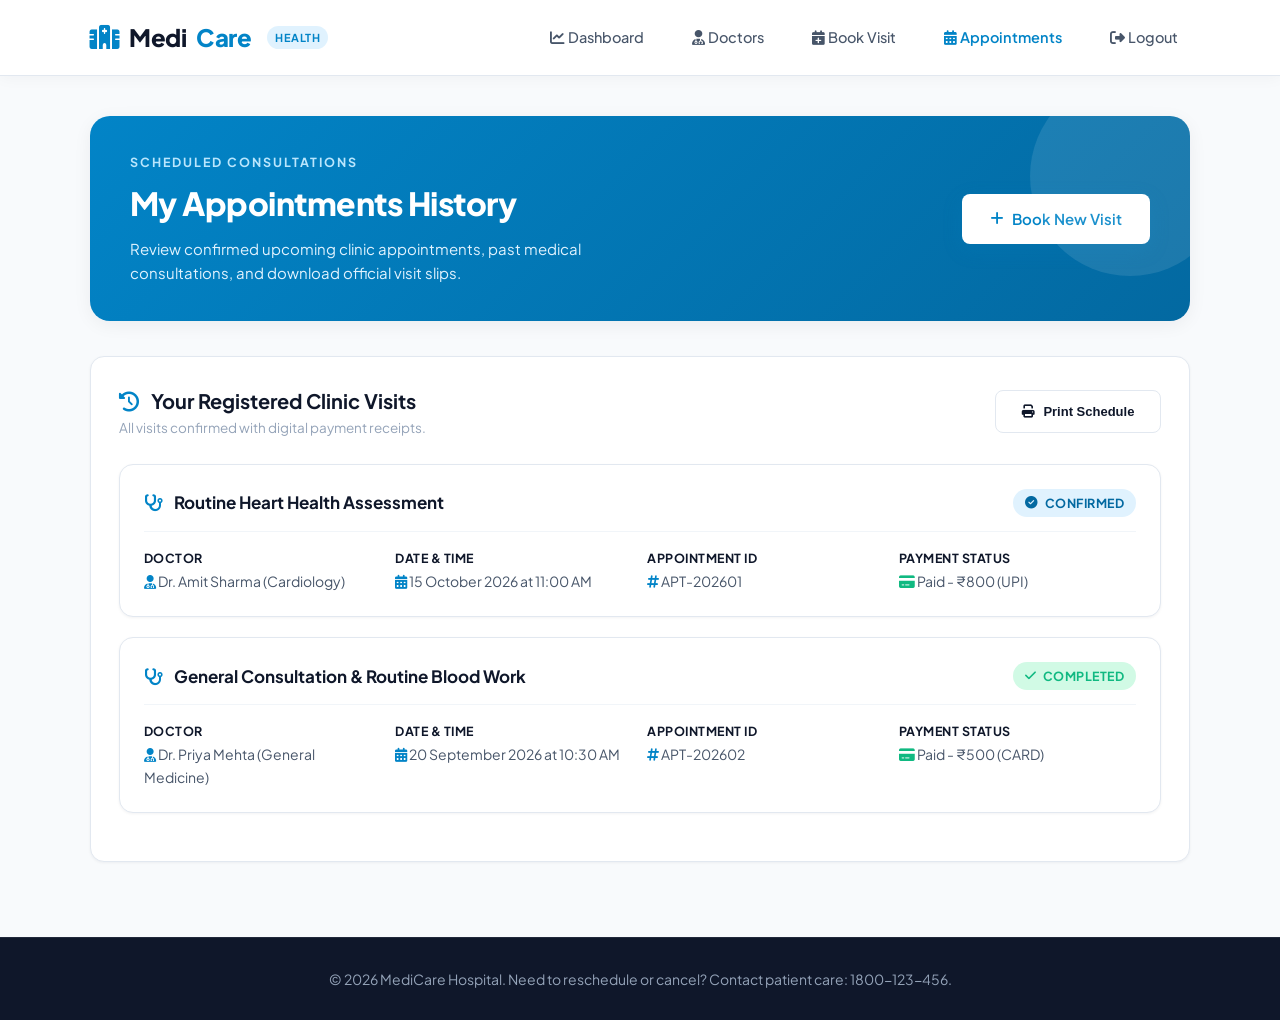
<file: frontend/my-appointments.html>
<!DOCTYPE html>
<html lang="en">

<head>
    <meta charset="UTF-8">
    <meta name="viewport" content="width=device-width, initial-scale=1.0">
    <title>My Scheduled Appointments - MediCare Hospital</title>
    <link rel="stylesheet" href="css/style.css">
    <link rel="stylesheet" href="https://cdnjs.cloudflare.com/ajax/libs/font-awesome/6.4.0/css/all.min.css">
</head>

<body>

    <nav class="navbar">
        <a href="index.html" class="logo">
            <i class="fa-solid fa-hospital" style="color: var(--primary);"></i>
            Medi<span>Care</span>
            <span class="logo-badge">HEALTH</span>
        </a>

        <div class="nav-links">
            <a href="patient-dashboard.html"><i class="fa-solid fa-chart-line"></i> Dashboard</a>
            <a href="doctors.html"><i class="fa-solid fa-user-doctor"></i> Doctors</a>
            <a href="appointment.html"><i class="fa-solid fa-calendar-plus"></i> Book Visit</a>
            <a href="my-appointments.html" class="active"><i class="fa-solid fa-calendar-days"></i> Appointments</a>
            <a href="login.html"><i class="fa-solid fa-right-from-bracket"></i> Logout</a>
        </div>
    </nav>

    <section class="dashboard">
        <div class="dashboard-header">
            <div>
                <p class="welcome-text">SCHEDULED CONSULTATIONS</p>
                <h1>My Appointments History</h1>
                <p>Review confirmed upcoming clinic appointments, past medical consultations, and download official visit slips.</p>
            </div>
            <div>
                <a href="appointment.html" class="primary-btn" style="background: white; color: var(--primary) !important;">
                    <i class="fa-solid fa-plus"></i> Book New Visit
                </a>
            </div>
        </div>

        <div class="appointments-section">
            <div class="appointments-header" style="display: flex; justify-content: space-between; align-items: center; margin-bottom: 25px;">
                <div>
                    <h2 style="font-size: 20px; font-weight: 700; color: var(--secondary);">
                        <i class="fa-solid fa-clock-rotate-left" style="color:var(--primary); margin-right: 8px;"></i>
                        Your Registered Clinic Visits
                    </h2>
                    <p style="color: var(--text-muted); font-size: 13.5px;">All visits confirmed with digital payment receipts.</p>
                </div>
                <button class="secondary-btn" onclick="window.print()" style="font-size: 13px;">
                    <i class="fa-solid fa-print"></i> Print Schedule
                </button>
            </div>

            <!-- Appointment Box 1 -->
            <div class="appointment-box">
                <div class="appointment-top">
                    <h2><i class="fa-solid fa-stethoscope" style="color:var(--primary); margin-right:8px;"></i> Routine Heart Health Assessment</h2>
                    <span class="status upcoming"><i class="fa-solid fa-circle-check"></i> Confirmed</span>
                </div>
                <div class="appointment-details">
                    <div>
                        <strong>Doctor</strong>
                        <p><i class="fa-solid fa-user-doctor" style="color:var(--primary);"></i> Dr. Amit Sharma (Cardiology)</p>
                    </div>
                    <div>
                        <strong>Date & Time</strong>
                        <p><i class="fa-solid fa-calendar-days" style="color:var(--primary);"></i> 15 October 2026 at 11:00 AM</p>
                    </div>
                    <div>
                        <strong>Appointment ID</strong>
                        <p><i class="fa-solid fa-hashtag" style="color:var(--primary);"></i> APT-202601</p>
                    </div>
                    <div>
                        <strong>Payment Status</strong>
                        <p><i class="fa-solid fa-credit-card" style="color:var(--accent);"></i> Paid - ₹800 (UPI)</p>
                    </div>
                </div>
            </div>

            <!-- Appointment Box 2 -->
            <div class="appointment-box">
                <div class="appointment-top">
                    <h2><i class="fa-solid fa-stethoscope" style="color:var(--primary); margin-right:8px;"></i> General Consultation & Routine Blood Work</h2>
                    <span class="status completed"><i class="fa-solid fa-check"></i> Completed</span>
                </div>
                <div class="appointment-details">
                    <div>
                        <strong>Doctor</strong>
                        <p><i class="fa-solid fa-user-doctor" style="color:var(--primary);"></i> Dr. Priya Mehta (General Medicine)</p>
                    </div>
                    <div>
                        <strong>Date & Time</strong>
                        <p><i class="fa-solid fa-calendar-days" style="color:var(--primary);"></i> 20 September 2026 at 10:30 AM</p>
                    </div>
                    <div>
                        <strong>Appointment ID</strong>
                        <p><i class="fa-solid fa-hashtag" style="color:var(--primary);"></i> APT-202602</p>
                    </div>
                    <div>
                        <strong>Payment Status</strong>
                        <p><i class="fa-solid fa-credit-card" style="color:var(--accent);"></i> Paid - ₹500 (CARD)</p>
                    </div>
                </div>
            </div>
        </div>
    </section>

    <footer>
        <p>© 2026 MediCare Hospital. Need to reschedule or cancel? Contact patient care: 1800-123-456.</p>
    </footer>

    <script src="js/script.js"></script>
</body>

</html>
</file>
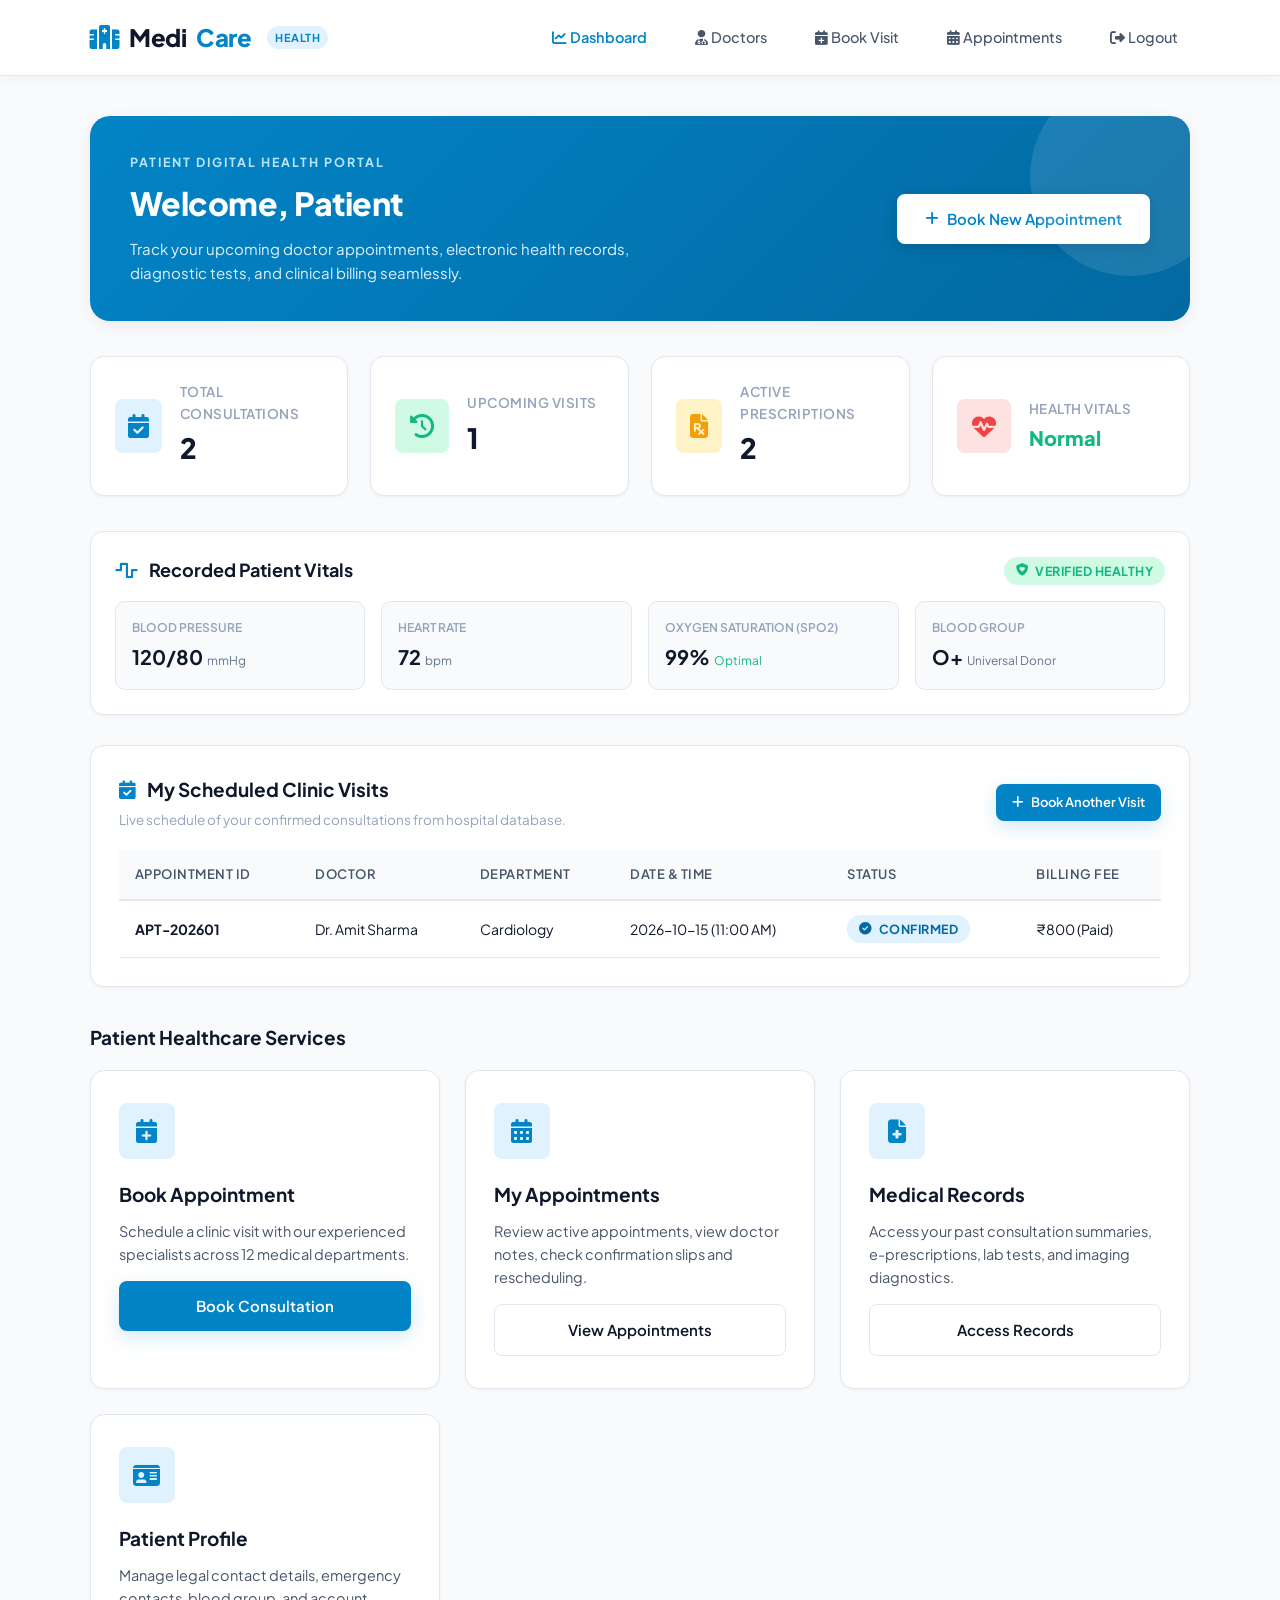
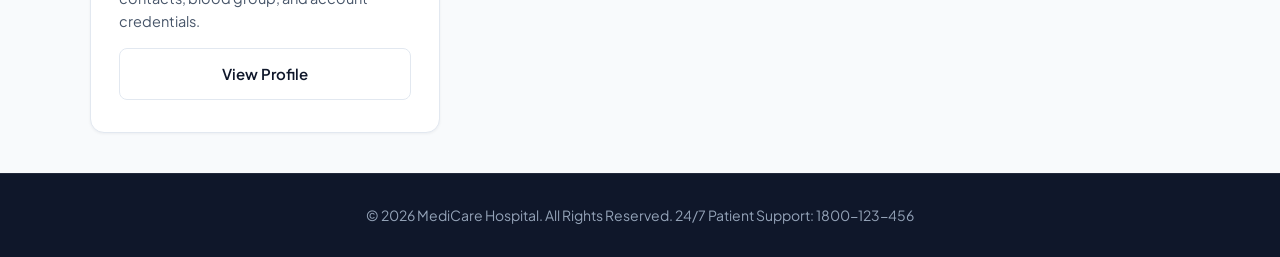
<file: frontend/patient-dashboard.html>
<!DOCTYPE html>
<html lang="en">

<head>
    <meta charset="UTF-8">
    <meta name="viewport" content="width=device-width, initial-scale=1.0">
    <title>Patient Dashboard - MediCare Healthcare</title>
    <link rel="stylesheet" href="css/style.css">
    <link rel="stylesheet" href="https://cdnjs.cloudflare.com/ajax/libs/font-awesome/6.4.0/css/all.min.css">
</head>

<body>

    <nav class="navbar">
        <a href="index.html" class="logo">
            <i class="fa-solid fa-hospital" style="color: var(--primary);"></i>
            Medi<span>Care</span>
            <span class="logo-badge">HEALTH</span>
        </a>

        <div class="nav-links">
            <a href="patient-dashboard.html" class="active"><i class="fa-solid fa-chart-line"></i> Dashboard</a>
            <a href="doctors.html"><i class="fa-solid fa-user-doctor"></i> Doctors</a>
            <a href="appointment.html"><i class="fa-solid fa-calendar-plus"></i> Book Visit</a>
            <a href="my-appointments.html"><i class="fa-solid fa-calendar-days"></i> Appointments</a>
            <a href="login.html"><i class="fa-solid fa-right-from-bracket"></i> Logout</a>
        </div>
    </nav>

    <section class="dashboard">
        <div class="dashboard-header">
            <div>
                <p class="welcome-text">PATIENT DIGITAL HEALTH PORTAL</p>
                <h1>Welcome, Patient</h1>
                <p>Track your upcoming doctor appointments, electronic health records, diagnostic tests, and clinical billing seamlessly.</p>
            </div>
            <div>
                <a href="appointment.html" class="primary-btn" style="background: white; color: var(--primary) !important; box-shadow: 0 4px 15px rgba(0,0,0,0.15);">
                    <i class="fa-solid fa-plus"></i> Book New Appointment
                </a>
            </div>
        </div>

        <!-- Quick Stats -->
        <div class="dashboard-container">
            <div class="stat-card">
                <div class="stat-icon blue"><i class="fa-solid fa-calendar-check"></i></div>
                <div class="stat-info">
                    <p>Total Consultations</p>
                    <h2>2</h2>
                </div>
            </div>

            <div class="stat-card">
                <div class="stat-icon green"><i class="fa-solid fa-clock-rotate-left"></i></div>
                <div class="stat-info">
                    <p>Upcoming Visits</p>
                    <h2>1</h2>
                </div>
            </div>

            <div class="stat-card">
                <div class="stat-icon orange"><i class="fa-solid fa-file-prescription"></i></div>
                <div class="stat-info">
                    <p>Active Prescriptions</p>
                    <h2>2</h2>
                </div>
            </div>

            <div class="stat-card">
                <div class="stat-icon red"><i class="fa-solid fa-heart-pulse"></i></div>
                <div class="stat-info">
                    <p>Health Vitals</p>
                    <h2 style="font-size: 20px; color: var(--accent);">Normal</h2>
                </div>
            </div>
        </div>

        <!-- Patient Health Vitals Summary -->
        <div style="background: white; border: 1px solid var(--border-color); border-radius: var(--radius); padding: 24px; margin-bottom: 30px; box-shadow: var(--shadow-sm);">
            <div style="display: flex; justify-content: space-between; align-items: center; margin-bottom: 16px;">
                <h3 style="font-size: 18px; font-weight: 700; color: var(--secondary);">
                    <i class="fa-solid fa-wave-square" style="color: var(--primary); margin-right: 8px;"></i>
                    Recorded Patient Vitals
                </h3>
                <span class="status completed"><i class="fa-solid fa-shield-heart"></i> Verified Healthy</span>
            </div>
            <div style="display: grid; grid-template-columns: repeat(auto-fit, minmax(180px, 1fr)); gap: 16px;">
                <div style="background:#f8fafc; padding:16px; border-radius:10px; border:1px solid #e2e8f0;">
                    <div style="color:var(--text-muted); font-size:12px; font-weight:600; text-transform:uppercase;">Blood Pressure</div>
                    <div style="font-size:20px; font-weight:700; color:var(--secondary); margin-top:4px;">120/80 <span style="font-size:12px; font-weight:normal; color:#64748b;">mmHg</span></div>
                </div>
                <div style="background:#f8fafc; padding:16px; border-radius:10px; border:1px solid #e2e8f0;">
                    <div style="color:var(--text-muted); font-size:12px; font-weight:600; text-transform:uppercase;">Heart Rate</div>
                    <div style="font-size:20px; font-weight:700; color:var(--secondary); margin-top:4px;">72 <span style="font-size:12px; font-weight:normal; color:#64748b;">bpm</span></div>
                </div>
                <div style="background:#f8fafc; padding:16px; border-radius:10px; border:1px solid #e2e8f0;">
                    <div style="color:var(--text-muted); font-size:12px; font-weight:600; text-transform:uppercase;">Oxygen Saturation (SpO2)</div>
                    <div style="font-size:20px; font-weight:700; color:var(--secondary); margin-top:4px;">99% <span style="font-size:12px; font-weight:normal; color:#10b981;">Optimal</span></div>
                </div>
                <div style="background:#f8fafc; padding:16px; border-radius:10px; border:1px solid #e2e8f0;">
                    <div style="color:var(--text-muted); font-size:12px; font-weight:600; text-transform:uppercase;">Blood Group</div>
                    <div style="font-size:20px; font-weight:700; color:var(--secondary); margin-top:4px;">O+ <span style="font-size:12px; font-weight:normal; color:#64748b;">Universal Donor</span></div>
                </div>
            </div>
        </div>

        <!-- Live Upcoming Clinic Visits Table -->
        <div class="dashboard-table-container">
            <div class="table-header">
                <div>
                    <h2 style="font-size: 19px; font-weight: 700; color: var(--secondary);">
                        <i class="fa-solid fa-calendar-check" style="color:var(--primary); margin-right:8px;"></i> My Scheduled Clinic Visits
                    </h2>
                    <p style="color: var(--text-muted); font-size: 13.5px; margin-top: 4px;">Live schedule of your confirmed consultations from hospital database.</p>
                </div>
                <div>
                    <a href="appointment.html" class="primary-btn" style="font-size: 13px; padding: 8px 16px;">
                        <i class="fa-solid fa-plus"></i> Book Another Visit
                    </a>
                </div>
            </div>

            <div style="overflow-x: auto;">
                <table id="patientAppointmentsTable">
                    <thead>
                        <tr>
                            <th>Appointment ID</th>
                            <th>Doctor</th>
                            <th>Department</th>
                            <th>Date & Time</th>
                            <th>Status</th>
                            <th>Billing Fee</th>
                        </tr>
                    </thead>
                    <tbody>
                        <tr>
                            <td><strong>APT-202601</strong></td>
                            <td>Dr. Amit Sharma</td>
                            <td>Cardiology</td>
                            <td>2026-10-15 (11:00 AM)</td>
                            <td><span class="status confirmed"><i class="fa-solid fa-circle-check"></i> Confirmed</span></td>
                            <td>₹800 (Paid)</td>
                        </tr>
                    </tbody>
                </table>
            </div>
        </div>

        <!-- Action Modules Grid -->
        <h3 style="font-size: 19px; font-weight: 700; color: var(--secondary); margin-bottom: 18px;">
            Patient Healthcare Services
        </h3>
        <div class="services-grid">
            <div class="service-card">
                <div class="service-icon"><i class="fa-solid fa-calendar-plus"></i></div>
                <h3>Book Appointment</h3>
                <p>Schedule a clinic visit with our experienced specialists across 12 medical departments.</p>
                <a href="appointment.html" class="primary-btn" style="margin-top: 15px; width: 100%; justify-content: center;">
                    Book Consultation
                </a>
            </div>

            <div class="service-card">
                <div class="service-icon"><i class="fa-solid fa-calendar-days"></i></div>
                <h3>My Appointments</h3>
                <p>Review active appointments, view doctor notes, check confirmation slips and rescheduling.</p>
                <a href="my-appointments.html" class="secondary-btn" style="margin-top: 15px; width: 100%; justify-content: center;">
                    View Appointments
                </a>
            </div>

            <div class="service-card">
                <div class="service-icon"><i class="fa-solid fa-file-medical"></i></div>
                <h3>Medical Records</h3>
                <p>Access your past consultation summaries, e-prescriptions, lab tests, and imaging diagnostics.</p>
                <a href="medical-records.html" class="secondary-btn" style="margin-top: 15px; width: 100%; justify-content: center;">
                    Access Records
                </a>
            </div>

            <div class="service-card">
                <div class="service-icon"><i class="fa-solid fa-id-card"></i></div>
                <h3>Patient Profile</h3>
                <p>Manage legal contact details, emergency contacts, blood group, and account credentials.</p>
                <a href="patient-profile.html" class="secondary-btn" style="margin-top: 15px; width: 100%; justify-content: center;">
                    View Profile
                </a>
            </div>
        </div>
    </section>

    <footer>
        <p>© 2026 MediCare Hospital. All Rights Reserved. 24/7 Patient Support: 1800-123-456</p>
    </footer>

    <script src="js/script.js"></script>
</body>

</html>
</file>
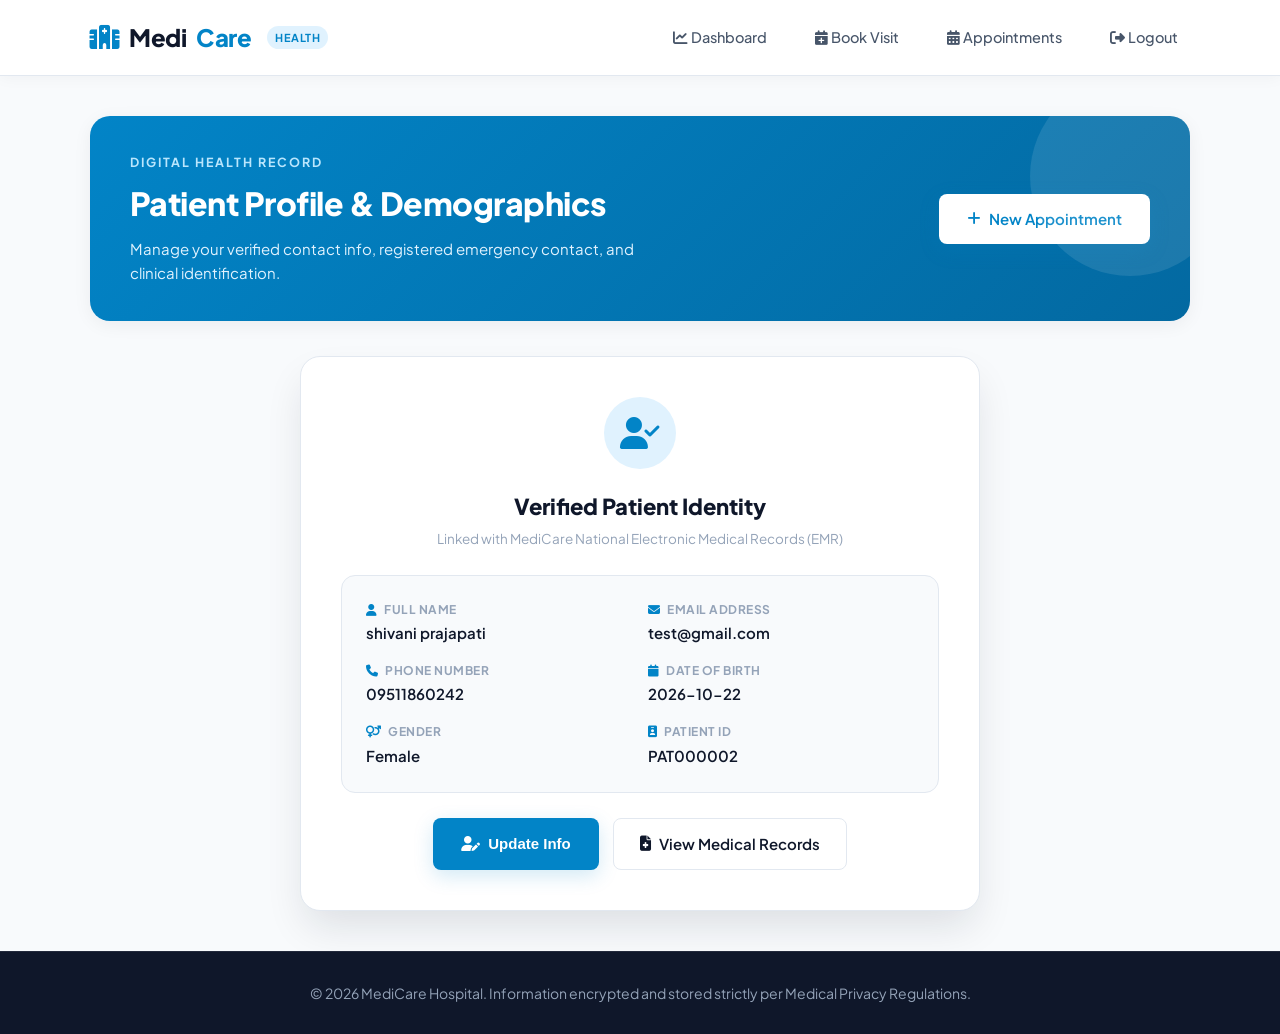
<file: frontend/patient-profile.html>
<!DOCTYPE html>
<html lang="en">

<head>
    <meta charset="UTF-8">
    <meta name="viewport" content="width=device-width, initial-scale=1.0">
    <title>My Patient Profile - MediCare Healthcare</title>
    <link rel="stylesheet" href="css/style.css">
    <link rel="stylesheet" href="https://cdnjs.cloudflare.com/ajax/libs/font-awesome/6.4.0/css/all.min.css">
</head>

<body>

    <nav class="navbar">
        <a href="index.html" class="logo">
            <i class="fa-solid fa-hospital" style="color: var(--primary);"></i>
            Medi<span>Care</span>
            <span class="logo-badge">HEALTH</span>
        </a>

        <div class="nav-links">
            <a href="patient-dashboard.html"><i class="fa-solid fa-chart-line"></i> Dashboard</a>
            <a href="appointment.html"><i class="fa-solid fa-calendar-plus"></i> Book Visit</a>
            <a href="my-appointments.html"><i class="fa-solid fa-calendar-days"></i> Appointments</a>
            <a href="login.html"><i class="fa-solid fa-right-from-bracket"></i> Logout</a>
        </div>
    </nav>

    <section class="dashboard">
        <div class="dashboard-header">
            <div>
                <p class="welcome-text">DIGITAL HEALTH RECORD</p>
                <h1>Patient Profile & Demographics</h1>
                <p>Manage your verified contact info, registered emergency contact, and clinical identification.</p>
            </div>
            <div>
                <a href="appointment.html" class="primary-btn" style="background: white; color: var(--primary) !important;">
                    <i class="fa-solid fa-plus"></i> New Appointment
                </a>
            </div>
        </div>

        <div class="profile-card" style="max-width: 680px;">
            <div class="profile-icon">
                <i class="fa-solid fa-user-check"></i>
            </div>

            <h2 style="color: var(--secondary); font-size: 22px; font-weight: 800;">
                Verified Patient Identity
            </h2>
            <p style="color: var(--text-muted); font-size: 13.5px; margin-top: 4px;">
                Linked with MediCare National Electronic Medical Records (EMR)
            </p>

            <div class="profile-details">
                <div>
                    <strong><i class="fa-solid fa-user" style="color:var(--primary); margin-right:4px;"></i> Full Name</strong>
                    <p>shivani prajapati</p>
                </div>

                <div>
                    <strong><i class="fa-solid fa-envelope" style="color:var(--primary); margin-right:4px;"></i> Email Address</strong>
                    <p>test@gmail.com</p>
                </div>

                <div>
                    <strong><i class="fa-solid fa-phone" style="color:var(--primary); margin-right:4px;"></i> Phone Number</strong>
                    <p>09511860242</p>
                </div>

                <div>
                    <strong><i class="fa-solid fa-calendar" style="color:var(--primary); margin-right:4px;"></i> Date of Birth</strong>
                    <p>2026-10-22</p>
                </div>

                <div>
                    <strong><i class="fa-solid fa-venus-mars" style="color:var(--primary); margin-right:4px;"></i> Gender</strong>
                    <p>Female</p>
                </div>

                <div>
                    <strong><i class="fa-solid fa-id-badge" style="color:var(--primary); margin-right:4px;"></i> Patient ID</strong>
                    <p>PAT000002</p>
                </div>
            </div>

            <div style="display: flex; gap: 14px; justify-content: center; flex-wrap: wrap;">
                <button class="primary-btn" onclick="showToast('Your patient information is up to date in the EMR.', 'success')">
                    <i class="fa-solid fa-user-pen"></i> Update Info
                </button>
                <a href="medical-records.html" class="secondary-btn">
                    <i class="fa-solid fa-file-medical"></i> View Medical Records
                </a>
            </div>
        </div>
    </section>

    <footer>
        <p>© 2026 MediCare Hospital. Information encrypted and stored strictly per Medical Privacy Regulations.</p>
    </footer>

    <script src="js/script.js"></script>
</body>

</html>
</file>
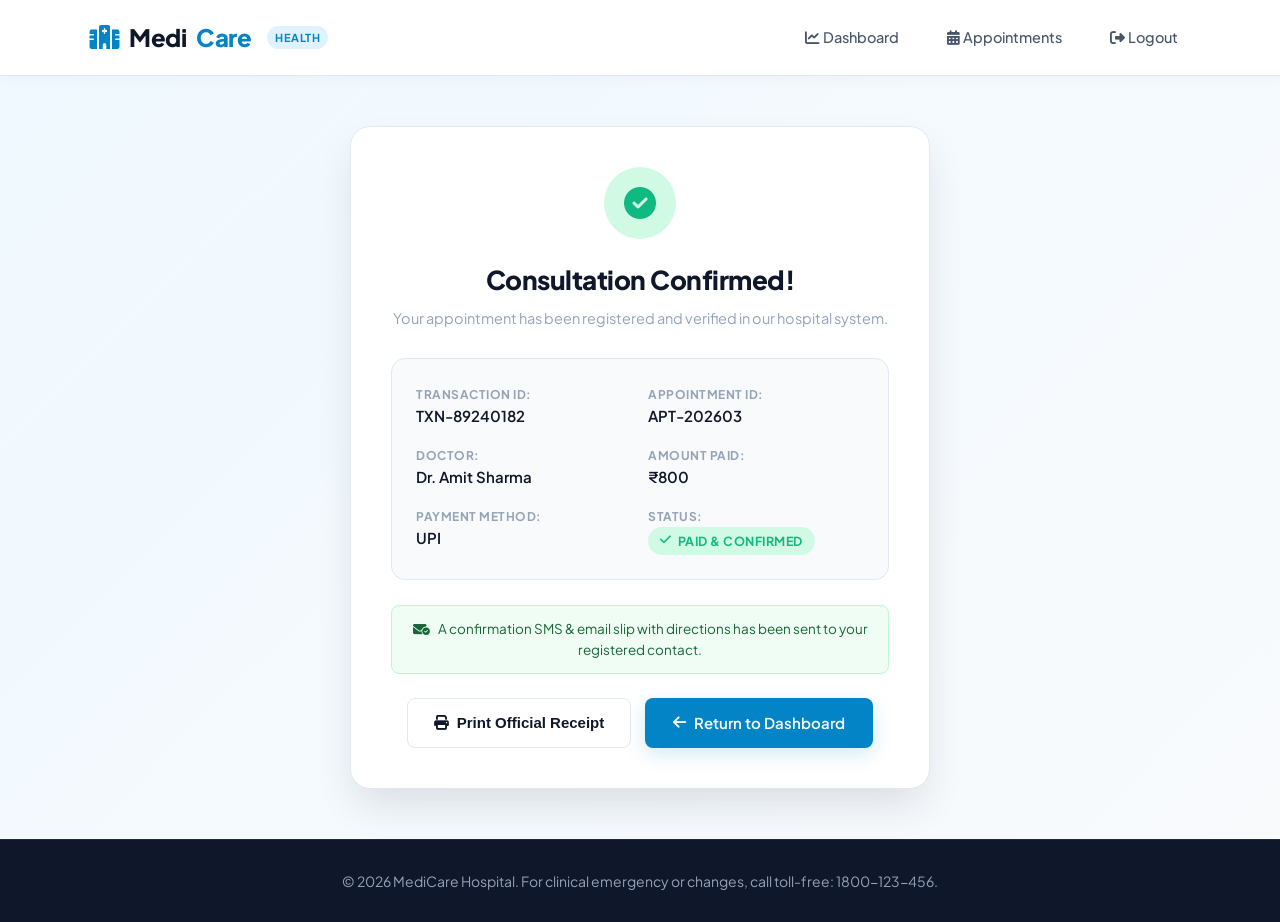
<file: frontend/payment-success.html>
<!DOCTYPE html>
<html lang="en">

<head>
    <meta charset="UTF-8">
    <meta name="viewport" content="width=device-width, initial-scale=1.0">
    <title>Appointment Payment Confirmed - MediCare Hospital</title>
    <link rel="stylesheet" href="css/style.css">
    <link rel="stylesheet" href="https://cdnjs.cloudflare.com/ajax/libs/font-awesome/6.4.0/css/all.min.css">
</head>

<body>

    <nav class="navbar">
        <a href="index.html" class="logo">
            <i class="fa-solid fa-hospital" style="color: var(--primary);"></i>
            Medi<span>Care</span>
            <span class="logo-badge">HEALTH</span>
        </a>

        <div class="nav-links">
            <a href="patient-dashboard.html"><i class="fa-solid fa-chart-line"></i> Dashboard</a>
            <a href="my-appointments.html"><i class="fa-solid fa-calendar-days"></i> Appointments</a>
            <a href="login.html"><i class="fa-solid fa-right-from-bracket"></i> Logout</a>
        </div>
    </nav>

    <section class="login-section">
        <div class="login-card payment-success-card" style="max-width: 580px;">
            <div class="success-icon">
                <i class="fa-solid fa-circle-check"></i>
            </div>

            <h1 style="color: var(--secondary);">Consultation Confirmed!</h1>
            <p class="login-subtitle">Your appointment has been registered and verified in our hospital system.</p>

            <div class="payment-info">
                <p><strong>Transaction ID:</strong> TXN-89240182</p>
                <p><strong>Appointment ID:</strong> APT-202603</p>
                <p><strong>Doctor:</strong> Dr. Amit Sharma</p>
                <p><strong>Amount Paid:</strong> ₹800</p>
                <p><strong>Payment Method:</strong> UPI</p>
                <p><strong>Status:</strong> <span class="status completed"><i class="fa-solid fa-check"></i> Paid & Confirmed</span></p>
            </div>

            <div style="background: #f0fdf4; border: 1px solid #bbf7d0; border-radius: 8px; padding: 12px; margin-bottom: 24px; font-size: 13.5px; color: #166534; text-align: center;">
                <i class="fa-solid fa-envelope-circle-check" style="margin-right: 6px;"></i> A confirmation SMS & email slip with directions has been sent to your registered contact.
            </div>

            <div style="display: flex; gap: 14px; justify-content: center; flex-wrap: wrap;">
                <button onclick="window.print()" class="secondary-btn">
                    <i class="fa-solid fa-print"></i> Print Official Receipt
                </button>
                <a href="patient-dashboard.html" class="primary-btn">
                    <i class="fa-solid fa-arrow-left"></i> Return to Dashboard
                </a>
            </div>
        </div>
    </section>

    <footer>
        <p>© 2026 MediCare Hospital. For clinical emergency or changes, call toll-free: 1800-123-456.</p>
    </footer>

    <script src="js/script.js"></script>
</body>

</html>
</file>
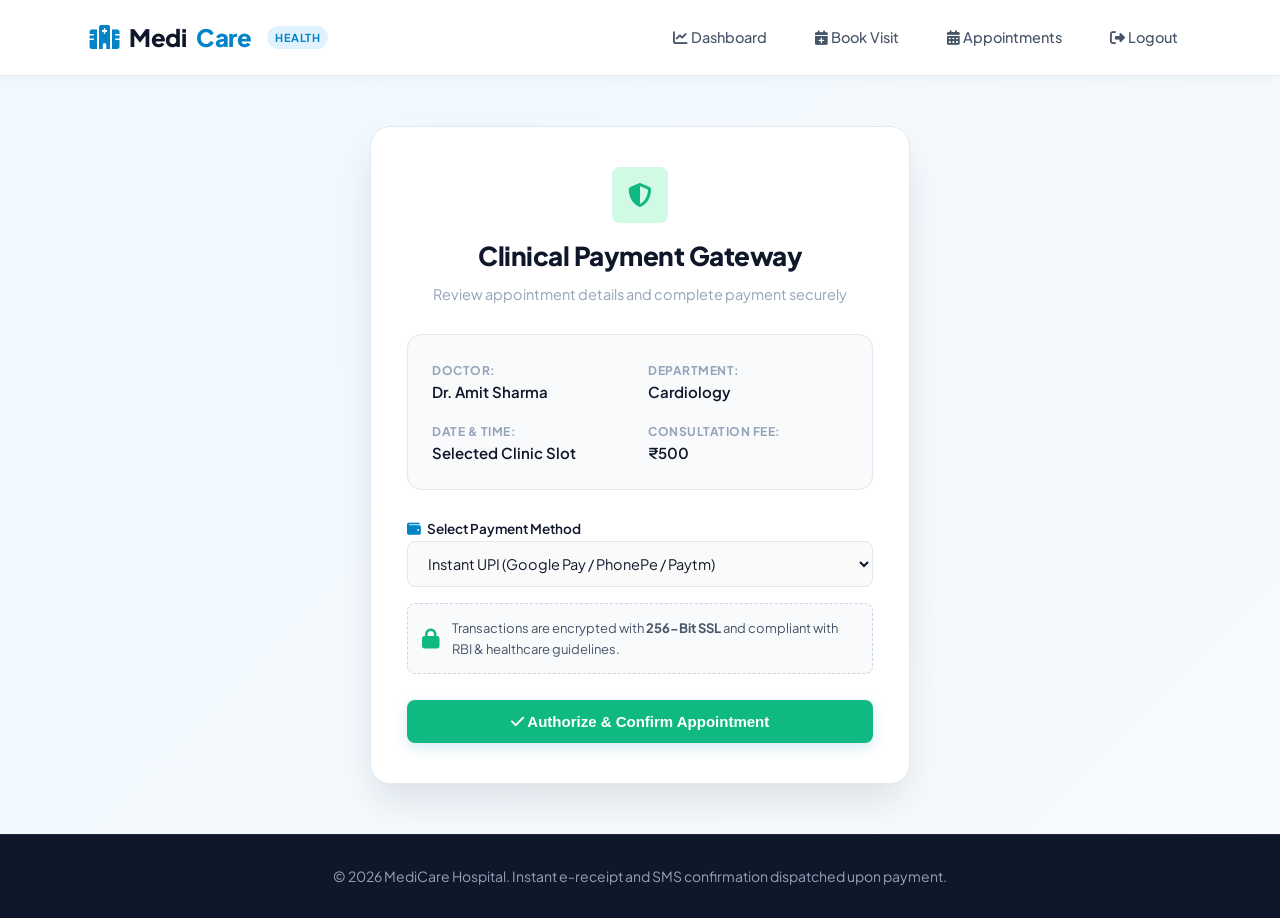
<file: frontend/payment.html>
<!DOCTYPE html>
<html lang="en">

<head>
    <meta charset="UTF-8">
    <meta name="viewport" content="width=device-width, initial-scale=1.0">
    <title>Secure Checkout & Consultation Payment - MediCare</title>
    <link rel="stylesheet" href="css/style.css">
    <link rel="stylesheet" href="https://cdnjs.cloudflare.com/ajax/libs/font-awesome/6.4.0/css/all.min.css">
</head>

<body>

    <nav class="navbar">
        <a href="index.html" class="logo">
            <i class="fa-solid fa-hospital" style="color: var(--primary);"></i>
            Medi<span>Care</span>
            <span class="logo-badge">HEALTH</span>
        </a>

        <div class="nav-links">
            <a href="patient-dashboard.html"><i class="fa-solid fa-chart-line"></i> Dashboard</a>
            <a href="appointment.html"><i class="fa-solid fa-calendar-plus"></i> Book Visit</a>
            <a href="my-appointments.html"><i class="fa-solid fa-calendar-days"></i> Appointments</a>
            <a href="login.html"><i class="fa-solid fa-right-from-bracket"></i> Logout</a>
        </div>
    </nav>

    <section class="login-section">
        <div class="login-card" style="max-width: 540px;">
            <div style="text-align: center; margin-bottom: 12px;">
                <div class="service-icon" style="margin: 0 auto 12px auto; background: var(--accent-light); color: var(--accent);">
                    <i class="fa-solid fa-shield-halved"></i>
                </div>
            </div>

            <h1>Clinical Payment Gateway</h1>
            <p class="login-subtitle">Review appointment details and complete payment securely</p>

            <div class="payment-info" style="margin-top: 10px;">
                <p><strong>Doctor:</strong> Dr. Amit Sharma</p>
                <p><strong>Department:</strong> Cardiology</p>
                <p><strong>Date & Time:</strong> Selected Clinic Slot</p>
                <p><strong>Consultation Fee:</strong> ₹500</p>
            </div>

            <form id="paymentForm">
                <div>
                    <label for="paymentMethod"><i class="fa-solid fa-wallet" style="color:var(--primary); margin-right:4px;"></i> Select Payment Method</label>
                    <select id="paymentMethod" required>
                        <option value="UPI" selected>Instant UPI (Google Pay / PhonePe / Paytm)</option>
                        <option value="CARD">Debit / Credit Card (Visa / Mastercard / RuPay)</option>
                        <option value="NETBANKING">Net Banking (HDFC, SBI, ICICI, Axis)</option>
                        <option value="CASH">Pay at Hospital Desk (Pre-authorized)</option>
                    </select>
                </div>

                <div style="background: #f8fafc; padding: 14px; border-radius: 8px; border: 1px dashed #cbd5e1; display: flex; align-items: center; gap: 12px;">
                    <i class="fa-solid fa-lock" style="font-size: 20px; color: var(--accent);"></i>
                    <div style="font-size: 13px; color: var(--text-secondary);">
                        Transactions are encrypted with <strong>256-Bit SSL</strong> and compliant with RBI & healthcare guidelines.
                    </div>
                </div>

                <button type="submit" class="login-btn" style="background: var(--accent);">
                    <i class="fa-solid fa-check"></i> Authorize & Confirm Appointment
                </button>
            </form>
        </div>
    </section>

    <footer>
        <p>© 2026 MediCare Hospital. Instant e-receipt and SMS confirmation dispatched upon payment.</p>
    </footer>

    <script src="js/script.js"></script>
</body>

</html>
</file>
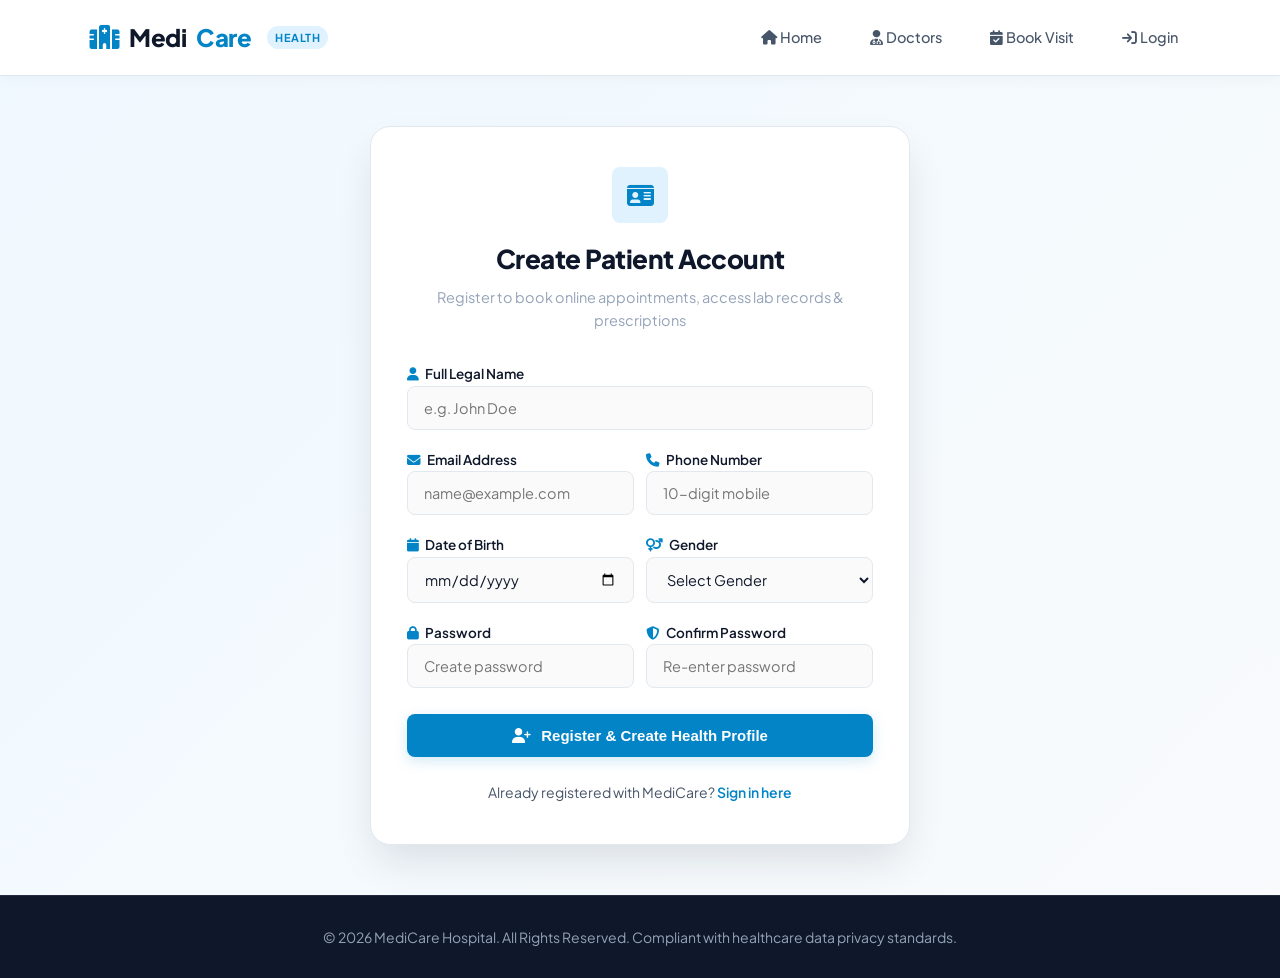
<file: frontend/register.html>
<!DOCTYPE html>
<html lang="en">

<head>
    <meta charset="UTF-8">
    <meta name="viewport" content="width=device-width, initial-scale=1.0">
    <title>Patient Registration - MediCare Hospital</title>
    <link rel="stylesheet" href="css/style.css">
    <link rel="stylesheet" href="https://cdnjs.cloudflare.com/ajax/libs/font-awesome/6.4.0/css/all.min.css">
</head>

<body>

    <nav class="navbar">
        <a href="index.html" class="logo">
            <i class="fa-solid fa-hospital" style="color: var(--primary);"></i>
            Medi<span>Care</span>
            <span class="logo-badge">HEALTH</span>
        </a>

        <div class="nav-links">
            <a href="index.html"><i class="fa-solid fa-house"></i> Home</a>
            <a href="doctors.html"><i class="fa-solid fa-user-doctor"></i> Doctors</a>
            <a href="appointment.html"><i class="fa-solid fa-calendar-check"></i> Book Visit</a>
            <a href="login.html"><i class="fa-solid fa-arrow-right-to-bracket"></i> Login</a>
        </div>
    </nav>

    <section class="login-section">
        <div class="login-card" style="max-width: 540px;">
            <div style="text-align: center; margin-bottom: 15px;">
                <div class="service-icon" style="margin: 0 auto 12px auto;">
                    <i class="fa-solid fa-id-card"></i>
                </div>
            </div>

            <h1>Create Patient Account</h1>
            <p class="login-subtitle">Register to book online appointments, access lab records & prescriptions</p>

            <form id="registerForm">
                <div>
                    <label for="name"><i class="fa-solid fa-user" style="color:var(--primary); margin-right:4px;"></i> Full Legal Name</label>
                    <input type="text" id="name" placeholder="e.g. John Doe" required>
                </div>

                <div style="display: grid; grid-template-columns: 1fr 1fr; gap: 12px;">
                    <div>
                        <label for="registerEmail"><i class="fa-solid fa-envelope" style="color:var(--primary); margin-right:4px;"></i> Email Address</label>
                        <input type="email" id="registerEmail" placeholder="name@example.com" required>
                    </div>
                    <div>
                        <label for="phone"><i class="fa-solid fa-phone" style="color:var(--primary); margin-right:4px;"></i> Phone Number</label>
                        <input type="tel" id="phone" placeholder="10-digit mobile" required>
                    </div>
                </div>

                <div style="display: grid; grid-template-columns: 1fr 1fr; gap: 12px;">
                    <div>
                        <label for="dob"><i class="fa-solid fa-calendar" style="color:var(--primary); margin-right:4px;"></i> Date of Birth</label>
                        <input type="date" id="dob" required>
                    </div>
                    <div>
                        <label for="gender"><i class="fa-solid fa-venus-mars" style="color:var(--primary); margin-right:4px;"></i> Gender</label>
                        <select id="gender" required>
                            <option value="">Select Gender</option>
                            <option value="Male">Male</option>
                            <option value="Female">Female</option>
                            <option value="Other">Other</option>
                        </select>
                    </div>
                </div>

                <div style="display: grid; grid-template-columns: 1fr 1fr; gap: 12px;">
                    <div>
                        <label for="registerPassword"><i class="fa-solid fa-lock" style="color:var(--primary); margin-right:4px;"></i> Password</label>
                        <input type="password" id="registerPassword" placeholder="Create password" required>
                    </div>
                    <div>
                        <label for="confirmPassword"><i class="fa-solid fa-shield-halved" style="color:var(--primary); margin-right:4px;"></i> Confirm Password</label>
                        <input type="password" id="confirmPassword" placeholder="Re-enter password" required>
                    </div>
                </div>

                <button type="submit" class="login-btn">
                    <i class="fa-solid fa-user-plus" style="margin-right: 6px;"></i> Register & Create Health Profile
                </button>
            </form>

            <p class="register-text">
                Already registered with MediCare?
                <a href="login.html">Sign in here</a>
            </p>
        </div>
    </section>

    <footer>
        <p>© 2026 MediCare Hospital. All Rights Reserved. Compliant with healthcare data privacy standards.</p>
    </footer>

    <script src="js/script.js"></script>
</body>

</html>
</file>
<file: frontend/css/style.css>
@import url('https://fonts.googleapis.com/css2?family=Plus+Jakarta+Sans:wght@300;400;500;600;700;800&display=swap');
@import url('https://cdnjs.cloudflare.com/ajax/libs/font-awesome/6.4.0/css/all.min.css');

:root {
    --primary: #0284c7;
    --primary-dark: #0369a1;
    --primary-light: #e0f2fe;
    --primary-glow: rgba(2, 132, 199, 0.18);
    --secondary: #0f172a;
    --accent: #10b981;
    --accent-light: #d1fae5;
    --warning: #f59e0b;
    --warning-light: #fef3c7;
    --danger: #ef4444;
    --danger-light: #fee2e2;
    --bg-main: #f8fafc;
    --card-bg: #ffffff;
    --text-primary: #0f172a;
    --text-secondary: #475569;
    --text-muted: #94a3b8;
    --border-color: #e2e8f0;
    --border-focus: #38bdf8;
    --radius-sm: 8px;
    --radius: 14px;
    --radius-lg: 20px;
    --shadow-sm: 0 1px 3px rgba(15, 23, 42, 0.05);
    --shadow: 0 4px 20px -2px rgba(15, 23, 42, 0.07);
    --shadow-lg: 0 20px 40px -6px rgba(15, 23, 42, 0.12);
    --transition: all 0.25s cubic-bezier(0.16, 1, 0.3, 1);
}

* {
    margin: 0;
    padding: 0;
    box-sizing: border-box;
}

body {
    font-family: 'Plus Jakarta Sans', -apple-system, BlinkMacSystemFont, 'Segoe UI', Roboto, sans-serif;
    color: var(--text-primary);
    background: var(--bg-main);
    line-height: 1.6;
    -webkit-font-smoothing: antialiased;
}

/* =========================================
   TOP EMERGENCY BAR
========================================= */
.top-bar {
    background: var(--secondary);
    color: #cbd5e1;
    font-size: 13px;
    padding: 6px 7%;
    display: flex;
    justify-content: space-between;
    align-items: center;
    border-bottom: 1px solid rgba(255, 255, 255, 0.08);
}

.top-bar a {
    color: #38bdf8;
    text-decoration: none;
}

/* =========================================
   NAVBAR
========================================= */
.navbar {
    height: 76px;
    display: flex;
    justify-content: space-between;
    align-items: center;
    padding: 0 7%;
    background: rgba(255, 255, 255, 0.95);
    backdrop-filter: blur(12px);
    position: sticky;
    top: 0;
    z-index: 1000;
    border-bottom: 1px solid var(--border-color);
    box-shadow: 0 2px 15px rgba(15, 23, 42, 0.04);
}

.logo {
    font-size: 24px;
    font-weight: 800;
    color: var(--secondary);
    display: flex;
    align-items: center;
    gap: 10px;
    letter-spacing: -0.5px;
    text-decoration: none;
}

.logo span {
    color: var(--primary);
}

.logo-badge {
    background: var(--primary-light);
    color: var(--primary-dark);
    font-size: 11px;
    font-weight: 700;
    padding: 3px 8px;
    border-radius: 20px;
    margin-left: 6px;
    text-transform: uppercase;
    letter-spacing: 0.5px;
}

.nav-links {
    display: flex;
    align-items: center;
    gap: 24px;
}

.nav-links a {
    text-decoration: none;
    color: var(--text-secondary);
    font-size: 14.5px;
    font-weight: 500;
    transition: var(--transition);
    padding: 6px 12px;
    border-radius: var(--radius-sm);
}

.nav-links a:hover {
    color: var(--primary);
    background: var(--primary-light);
}

.nav-links a.active {
    color: var(--primary);
    font-weight: 600;
}

.register-btn {
    background: var(--primary) !important;
    color: white !important;
    padding: 9px 20px !important;
    border-radius: var(--radius-sm) !important;
    font-weight: 600 !important;
    box-shadow: 0 4px 14px var(--primary-glow);
    transition: var(--transition);
}

.register-btn:hover {
    background: var(--primary-dark) !important;
    transform: translateY(-1px);
    box-shadow: 0 6px 20px rgba(2, 132, 199, 0.35);
}

.user-badge {
    display: inline-flex;
    align-items: center;
    gap: 8px;
    background: #f1f5f9;
    padding: 6px 14px;
    border-radius: 30px;
    font-size: 13.5px;
    font-weight: 600;
    color: var(--text-primary);
    border: 1px solid var(--border-color);
}

/* =========================================
   HERO SECTION
========================================= */
.hero {
    min-height: 600px;
    display: flex;
    align-items: center;
    justify-content: space-between;
    padding: 60px 8%;
    background: radial-gradient(circle at 10% 20%, rgba(224, 242, 254, 0.7) 0%, rgba(255, 255, 255, 1) 90%);
    position: relative;
    overflow: hidden;
}

.hero::after {
    content: '';
    position: absolute;
    top: -150px;
    right: -100px;
    width: 600px;
    height: 600px;
    background: radial-gradient(circle, rgba(56, 189, 248, 0.15) 0%, rgba(255, 255, 255, 0) 70%);
    border-radius: 50%;
    z-index: 1;
}

.hero-content {
    max-width: 620px;
    position: relative;
    z-index: 2;
}

.hero-pill {
    display: inline-flex;
    align-items: center;
    gap: 8px;
    background: var(--primary-light);
    color: var(--primary-dark);
    padding: 6px 14px;
    border-radius: 30px;
    font-size: 12.5px;
    font-weight: 700;
    text-transform: uppercase;
    letter-spacing: 0.8px;
    margin-bottom: 20px;
}

.welcome-text {
    color: var(--primary);
    font-weight: 700;
    letter-spacing: 1.5px;
    font-size: 13px;
    text-transform: uppercase;
    margin-bottom: 12px;
}

.hero h1 {
    font-size: 48px;
    font-weight: 800;
    line-height: 1.15;
    color: var(--secondary);
    margin-bottom: 20px;
    letter-spacing: -1px;
}

.hero h1 span {
    color: var(--primary);
    background: linear-gradient(135deg, #0284c7 0%, #0369a1 100%);
    -webkit-background-clip: text;
    -webkit-text-fill-color: transparent;
}

.hero-content > p:not(.welcome-text) {
    color: var(--text-secondary);
    font-size: 17px;
    line-height: 1.65;
    margin-bottom: 30px;
}

.hero-buttons {
    display: flex;
    gap: 16px;
    align-items: center;
}

.primary-btn {
    background: var(--primary);
    color: white !important;
    text-decoration: none;
    font-size: 15px;
    font-weight: 600;
    padding: 13px 28px;
    border-radius: var(--radius-sm);
    box-shadow: 0 6px 20px var(--primary-glow);
    transition: var(--transition);
    border: none;
    cursor: pointer;
    display: inline-flex;
    align-items: center;
    gap: 8px;
}

.primary-btn:hover {
    background: var(--primary-dark);
    transform: translateY(-2px);
    box-shadow: 0 10px 25px rgba(2, 132, 199, 0.35);
}

.secondary-btn {
    background: white;
    color: var(--secondary) !important;
    text-decoration: none;
    font-size: 15px;
    font-weight: 600;
    padding: 13px 26px;
    border-radius: var(--radius-sm);
    border: 1px solid var(--border-color);
    transition: var(--transition);
    display: inline-flex;
    align-items: center;
    gap: 8px;
    cursor: pointer;
}

.secondary-btn:hover {
    background: #f1f5f9;
    border-color: #cbd5e1;
    transform: translateY(-2px);
}

.hero-stats-banner {
    display: flex;
    gap: 30px;
    margin-top: 40px;
    padding-top: 25px;
    border-top: 1px solid var(--border-color);
}

.stat-item h3 {
    font-size: 24px;
    font-weight: 800;
    color: var(--secondary);
}

.stat-item p {
    font-size: 13px;
    color: var(--text-muted);
}

/* =========================================
   SERVICES & CARDS
========================================= */
.services-section, .features-section, .about-section {
    padding: 80px 8%;
}

.section-title {
    text-align: center;
    max-width: 650px;
    margin: 0 auto 50px auto;
}

.section-title h2 {
    font-size: 34px;
    font-weight: 800;
    color: var(--secondary);
    margin-bottom: 12px;
    letter-spacing: -0.5px;
}

.section-title p {
    color: var(--text-secondary);
    font-size: 16px;
}

.services-grid {
    display: grid;
    grid-template-columns: repeat(auto-fit, minmax(280px, 1fr));
    gap: 25px;
}

.service-card {
    background: var(--card-bg);
    border: 1px solid var(--border-color);
    padding: 32px 28px;
    border-radius: var(--radius);
    box-shadow: var(--shadow-sm);
    transition: var(--transition);
    position: relative;
    overflow: hidden;
}

.service-card:hover {
    transform: translateY(-6px);
    box-shadow: var(--shadow-lg);
    border-color: #bae6fd;
}

.service-icon {
    width: 56px;
    height: 56px;
    background: var(--primary-light);
    color: var(--primary);
    border-radius: var(--radius-sm);
    display: flex;
    align-items: center;
    justify-content: center;
    font-size: 24px;
    margin-bottom: 20px;
}

.service-card h3 {
    font-size: 19px;
    font-weight: 700;
    color: var(--secondary);
    margin-bottom: 10px;
}

.service-card p {
    font-size: 14.5px;
    color: var(--text-secondary);
    line-height: 1.6;
}

/* =========================================
   LOGIN & REGISTER FORMS
========================================= */
.login-section {
    min-height: calc(100vh - 150px);
    display: flex;
    align-items: center;
    justify-content: center;
    padding: 50px 20px;
    background: linear-gradient(135deg, #f0f9ff 0%, #f8fafc 100%);
}

.login-card {
    background: var(--card-bg);
    width: 100%;
    max-width: 480px;
    padding: 40px 36px;
    border-radius: var(--radius-lg);
    box-shadow: var(--shadow-lg);
    border: 1px solid var(--border-color);
    animation: fadeIn 0.4s ease-out;
}

@keyframes fadeIn {
    from { opacity: 0; transform: translateY(12px); }
    to { opacity: 1; transform: translateY(0); }
}

.login-card h1 {
    font-size: 26px;
    font-weight: 800;
    color: var(--secondary);
    letter-spacing: -0.5px;
    text-align: center;
}

.login-subtitle {
    text-align: center;
    color: var(--text-muted);
    font-size: 14.5px;
    margin-top: 6px;
    margin-bottom: 28px;
}

.login-card form {
    display: flex;
    flex-direction: column;
    gap: 16px;
}

.login-card label {
    font-size: 13.5px;
    font-weight: 600;
    color: var(--text-primary);
    margin-bottom: -10px;
}

.login-card input,
.login-card select,
.login-card textarea {
    width: 100%;
    padding: 12px 16px;
    border-radius: var(--radius-sm);
    border: 1.5px solid var(--border-color);
    font-size: 14.5px;
    font-family: inherit;
    color: var(--text-primary);
    background: #fafafa;
    transition: var(--transition);
}

.login-card input:focus,
.login-card select:focus,
.login-card textarea:focus {
    outline: none;
    border-color: var(--primary);
    background: white;
    box-shadow: 0 0 0 4px var(--primary-glow);
}

.login-btn {
    background: var(--primary);
    color: white;
    padding: 13px;
    border-radius: var(--radius-sm);
    border: none;
    font-size: 15px;
    font-weight: 600;
    cursor: pointer;
    box-shadow: 0 4px 14px var(--primary-glow);
    transition: var(--transition);
    margin-top: 10px;
}

.login-btn:hover {
    background: var(--primary-dark);
    transform: translateY(-1px);
    box-shadow: 0 8px 20px rgba(2, 132, 199, 0.35);
}

.register-text {
    text-align: center;
    margin-top: 24px;
    font-size: 14px;
    color: var(--text-secondary);
}

.register-text a {
    color: var(--primary);
    font-weight: 600;
    text-decoration: none;
}

.register-text a:hover {
    text-decoration: underline;
}

/* =========================================
   DASHBOARD (PATIENT & ADMIN)
========================================= */
.dashboard {
    padding: 40px 7%;
    min-height: calc(100vh - 150px);
}

.dashboard-header {
    background: linear-gradient(135deg, #0284c7 0%, #0369a1 100%);
    color: white;
    padding: 36px 40px;
    border-radius: var(--radius-lg);
    box-shadow: var(--shadow);
    margin-bottom: 35px;
    display: flex;
    justify-content: space-between;
    align-items: center;
    position: relative;
    overflow: hidden;
}

.dashboard-header::after {
    content: '';
    position: absolute;
    right: -40px;
    top: -40px;
    width: 200px;
    height: 200px;
    background: rgba(255, 255, 255, 0.1);
    border-radius: 50%;
}

.dashboard-header .welcome-text {
    color: #bae6fd;
    font-size: 12.5px;
    letter-spacing: 2px;
    margin-bottom: 6px;
}

.dashboard-header h1 {
    font-size: 32px;
    font-weight: 800;
    margin-bottom: 8px;
    letter-spacing: -0.5px;
}

.dashboard-header p {
    color: #e0f2fe;
    font-size: 15px;
    max-width: 550px;
}

.dashboard-container {
    display: grid;
    grid-template-columns: repeat(auto-fit, minmax(240px, 1fr));
    gap: 22px;
    margin-bottom: 35px;
}

.stat-card {
    background: var(--card-bg);
    border: 1px solid var(--border-color);
    padding: 24px;
    border-radius: var(--radius);
    box-shadow: var(--shadow-sm);
    display: flex;
    align-items: center;
    gap: 18px;
    transition: var(--transition);
}

.stat-card:hover {
    transform: translateY(-4px);
    box-shadow: var(--shadow);
    border-color: #cbd5e1;
}

.stat-icon {
    width: 54px;
    height: 54px;
    border-radius: var(--radius-sm);
    display: flex;
    align-items: center;
    justify-content: center;
    font-size: 24px;
}

.stat-icon.blue { background: var(--primary-light); color: var(--primary); }
.stat-icon.green { background: var(--accent-light); color: var(--accent); }
.stat-icon.orange { background: var(--warning-light); color: var(--warning); }
.stat-icon.red { background: var(--danger-light); color: var(--danger); }

.stat-info p {
    font-size: 13.5px;
    font-weight: 600;
    color: var(--text-muted);
    text-transform: uppercase;
    letter-spacing: 0.5px;
}

.stat-info h2 {
    font-size: 28px;
    font-weight: 800;
    color: var(--secondary);
    margin-top: 2px;
}

/* =========================================
   TABLES & APPOINTMENT BOXES
========================================= */
.dashboard-table-container, .appointments-section {
    background: var(--card-bg);
    border: 1px solid var(--border-color);
    border-radius: var(--radius);
    box-shadow: var(--shadow-sm);
    padding: 28px;
    margin-bottom: 35px;
}

.table-header {
    display: flex;
    justify-content: space-between;
    align-items: center;
    margin-bottom: 20px;
}

.table-header h2 {
    font-size: 20px;
    font-weight: 700;
    color: var(--secondary);
}

table {
    width: 100%;
    border-collapse: collapse;
    font-size: 14px;
}

th {
    background: #f8fafc;
    color: var(--text-secondary);
    font-weight: 600;
    text-align: left;
    padding: 14px 16px;
    border-bottom: 2px solid var(--border-color);
    font-size: 13px;
    text-transform: uppercase;
    letter-spacing: 0.5px;
}

td {
    padding: 14px 16px;
    border-bottom: 1px solid var(--border-color);
    color: var(--text-primary);
    vertical-align: middle;
}

tr:hover td {
    background: #f8fafc;
}

.status {
    display: inline-flex;
    align-items: center;
    gap: 6px;
    padding: 4px 12px;
    border-radius: 20px;
    font-size: 12.5px;
    font-weight: 700;
    text-transform: uppercase;
    letter-spacing: 0.5px;
}

.status.confirmed, .status.upcoming {
    background: var(--primary-light);
    color: var(--primary-dark);
}

.status.completed {
    background: var(--accent-light);
    color: var(--accent);
}

.status.cancelled {
    background: var(--danger-light);
    color: var(--danger);
}

.status.pending {
    background: var(--warning-light);
    color: var(--warning);
}

/* =========================================
   APPOINTMENT CARDS
========================================= */
.appointment-box {
    background: var(--card-bg);
    border: 1px solid var(--border-color);
    border-radius: var(--radius);
    padding: 24px;
    margin-bottom: 20px;
    box-shadow: var(--shadow-sm);
    transition: var(--transition);
}

.appointment-box:hover {
    border-color: #93c5fd;
    box-shadow: var(--shadow);
    transform: translateY(-2px);
}

.appointment-top {
    display: flex;
    justify-content: space-between;
    align-items: center;
    border-bottom: 1px solid #f1f5f9;
    padding-bottom: 14px;
    margin-bottom: 16px;
}

.appointment-top h2 {
    font-size: 17px;
    font-weight: 700;
    color: var(--secondary);
}

.appointment-details {
    display: grid;
    grid-template-columns: repeat(auto-fit, minmax(200px, 1fr));
    gap: 14px;
    font-size: 14px;
    color: var(--text-secondary);
}

.appointment-details strong {
    color: var(--text-primary);
    display: block;
    font-size: 12.5px;
    text-transform: uppercase;
    letter-spacing: 0.5px;
    margin-bottom: 2px;
}

/* =========================================
   DOCTORS ROSTER
========================================= */
.doctors-grid {
    display: grid;
    grid-template-columns: repeat(auto-fit, minmax(300px, 1fr));
    gap: 25px;
    margin-top: 30px;
}

.doctor-card {
    background: var(--card-bg);
    border: 1px solid var(--border-color);
    border-radius: var(--radius);
    padding: 28px;
    box-shadow: var(--shadow-sm);
    transition: var(--transition);
    display: flex;
    flex-direction: column;
    justify-content: space-between;
}

.doctor-card:hover {
    transform: translateY(-6px);
    box-shadow: var(--shadow-lg);
    border-color: #38bdf8;
}

.doctor-header {
    display: flex;
    gap: 18px;
    align-items: center;
    margin-bottom: 18px;
}

.doctor-avatar {
    width: 68px;
    height: 68px;
    border-radius: 50%;
    background: var(--primary-light);
    color: var(--primary);
    display: flex;
    align-items: center;
    justify-content: center;
    font-size: 28px;
    font-weight: 700;
    border: 2px solid #bae6fd;
}

.doctor-meta h3 {
    font-size: 18px;
    font-weight: 700;
    color: var(--secondary);
}

.doctor-meta p {
    font-size: 13.5px;
    color: var(--primary);
    font-weight: 600;
}

.doctor-details {
    font-size: 13.5px;
    color: var(--text-secondary);
    display: flex;
    flex-direction: column;
    gap: 8px;
    border-top: 1px solid #f1f5f9;
    padding-top: 14px;
    margin-bottom: 20px;
}

/* =========================================
   PROFILE & PAYMENT
========================================= */
.profile-card, .payment-success-card {
    max-width: 600px;
    margin: 0 auto;
    background: var(--card-bg);
    border-radius: var(--radius-lg);
    padding: 40px;
    box-shadow: var(--shadow-lg);
    border: 1px solid var(--border-color);
    text-align: center;
}

.profile-icon, .success-icon {
    width: 72px;
    height: 72px;
    border-radius: 50%;
    background: var(--primary-light);
    color: var(--primary);
    display: flex;
    align-items: center;
    justify-content: center;
    font-size: 32px;
    margin: 0 auto 20px auto;
}

.success-icon {
    background: var(--accent-light);
    color: var(--accent);
}

.profile-details, .payment-info {
    text-align: left;
    display: grid;
    grid-template-columns: repeat(2, 1fr);
    gap: 16px;
    margin: 25px 0;
    background: #f8fafc;
    padding: 24px;
    border-radius: var(--radius);
    border: 1px solid var(--border-color);
}

.profile-details div strong, .payment-info p strong {
    font-size: 12px;
    text-transform: uppercase;
    color: var(--text-muted);
    letter-spacing: 0.5px;
    display: block;
}

.profile-details div p, .payment-info p {
    font-size: 15px;
    font-weight: 600;
    color: var(--secondary);
    margin-top: 2px;
}

/* =========================================
   TOAST NOTIFICATION
========================================= */
#medicare-toast-container {
    position: fixed;
    top: 20px;
    right: 20px;
    z-index: 99999;
    display: flex;
    flex-direction: column;
    gap: 10px;
    pointer-events: none;
}

.medicare-toast {
    pointer-events: auto;
    min-width: 320px;
    max-width: 420px;
    padding: 16px 20px;
    border-radius: var(--radius);
    background: white;
    box-shadow: var(--shadow-lg);
    border: 1px solid var(--border-color);
    display: flex;
    align-items: center;
    gap: 14px;
    font-size: 14px;
    font-weight: 500;
    animation: toastSlideIn 0.3s cubic-bezier(0.16, 1, 0.3, 1);
    transition: opacity 0.3s, transform 0.3s;
}

@keyframes toastSlideIn {
    from { opacity: 0; transform: translateX(50px); }
    to { opacity: 1; transform: translateX(0); }
}

.medicare-toast.success { border-left: 5px solid var(--accent); }
.medicare-toast.error { border-left: 5px solid var(--danger); }
.medicare-toast.info { border-left: 5px solid var(--primary); }

.toast-icon {
    font-size: 20px;
}
.toast-icon.success { color: var(--accent); }
.toast-icon.error { color: var(--danger); }
.toast-icon.info { color: var(--primary); }

/* =========================================
   FOOTER
========================================= */
footer {
    background: var(--secondary);
    color: #94a3b8;
    text-align: center;
    padding: 30px 7%;
    font-size: 14px;
    border-top: 1px solid rgba(255, 255, 255, 0.08);
}

footer a {
    color: #38bdf8;
    text-decoration: none;
}

/* =========================================
   RESPONSIVENESS
========================================= */
@media (max-width: 900px) {
    .navbar { padding: 0 5%; }
    .hero { flex-direction: column; text-align: center; padding: 40px 5%; }
    .hero-content { max-width: 100%; }
    .hero-buttons { justify-content: center; }
    .hero-stats-banner { justify-content: center; }
    .profile-details, .payment-info { grid-template-columns: 1fr; }
    .dashboard-header { flex-direction: column; text-align: center; gap: 15px; }
}
</file>
